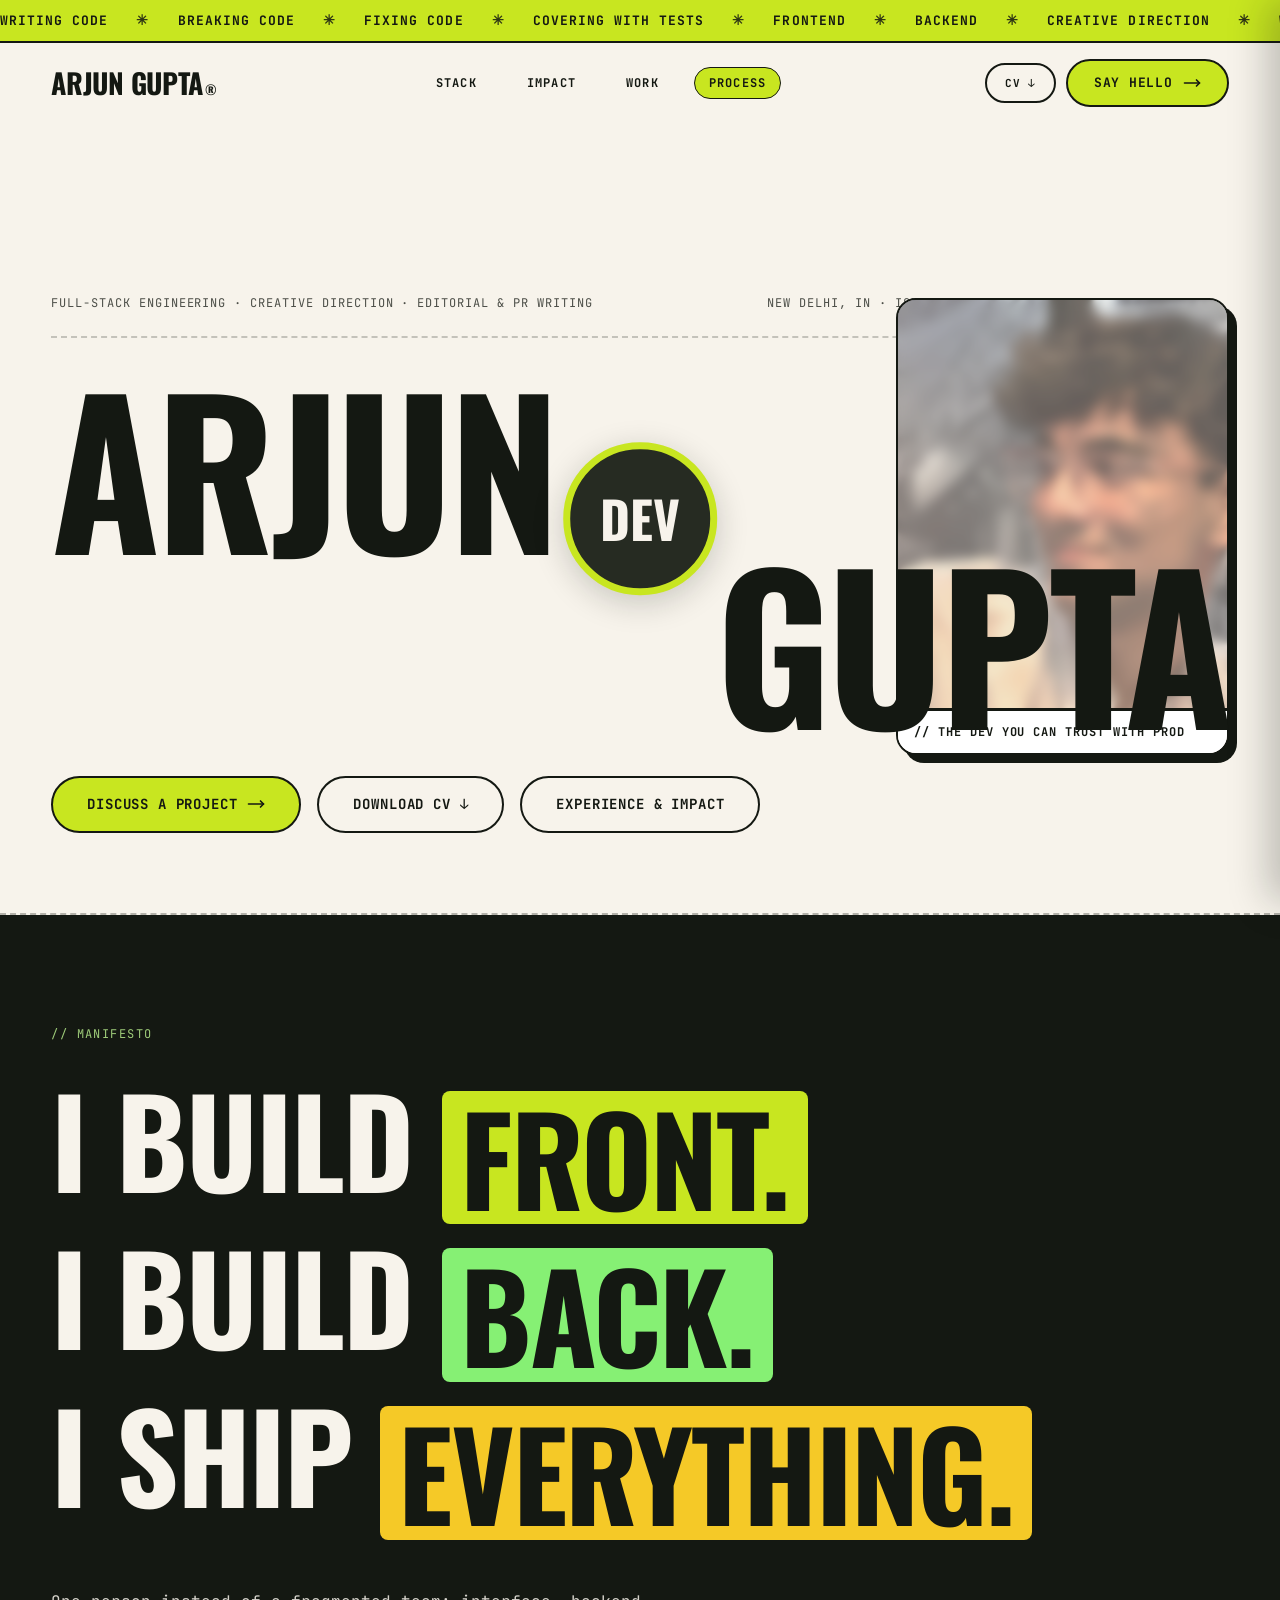
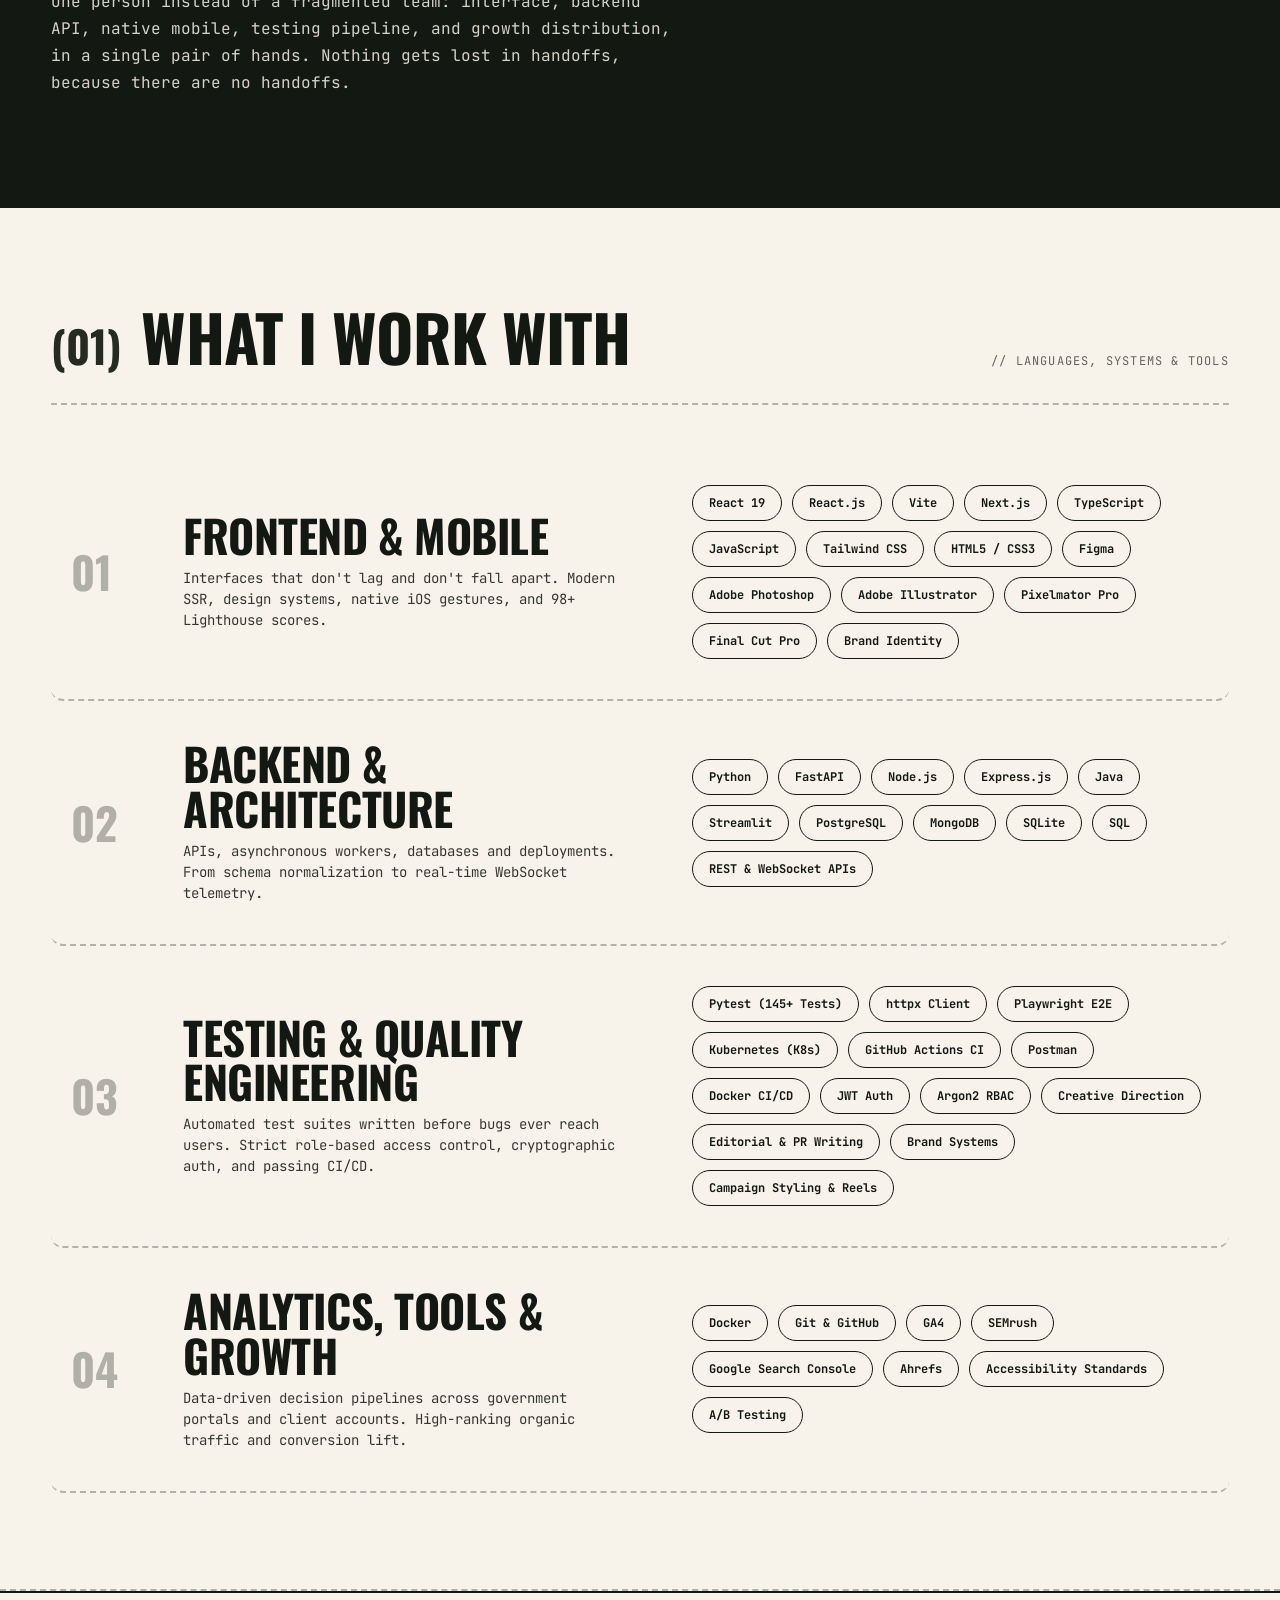
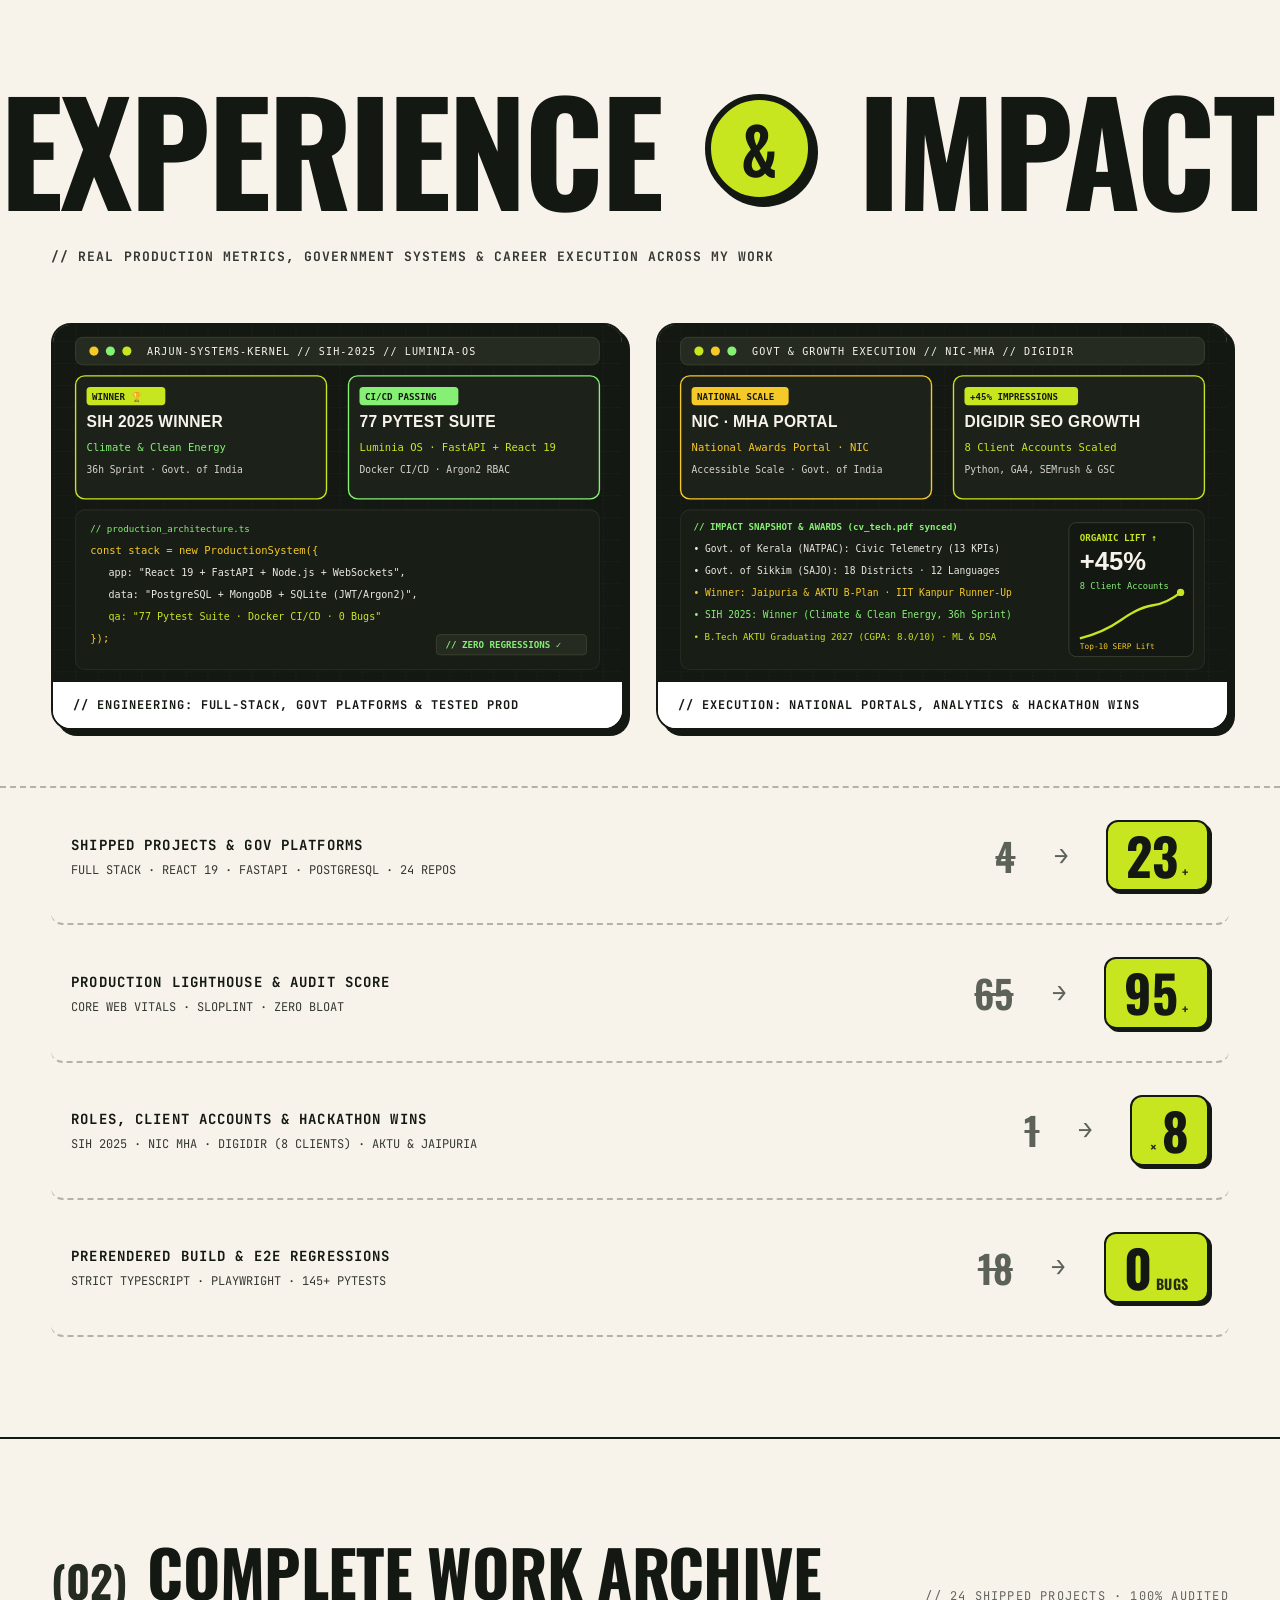
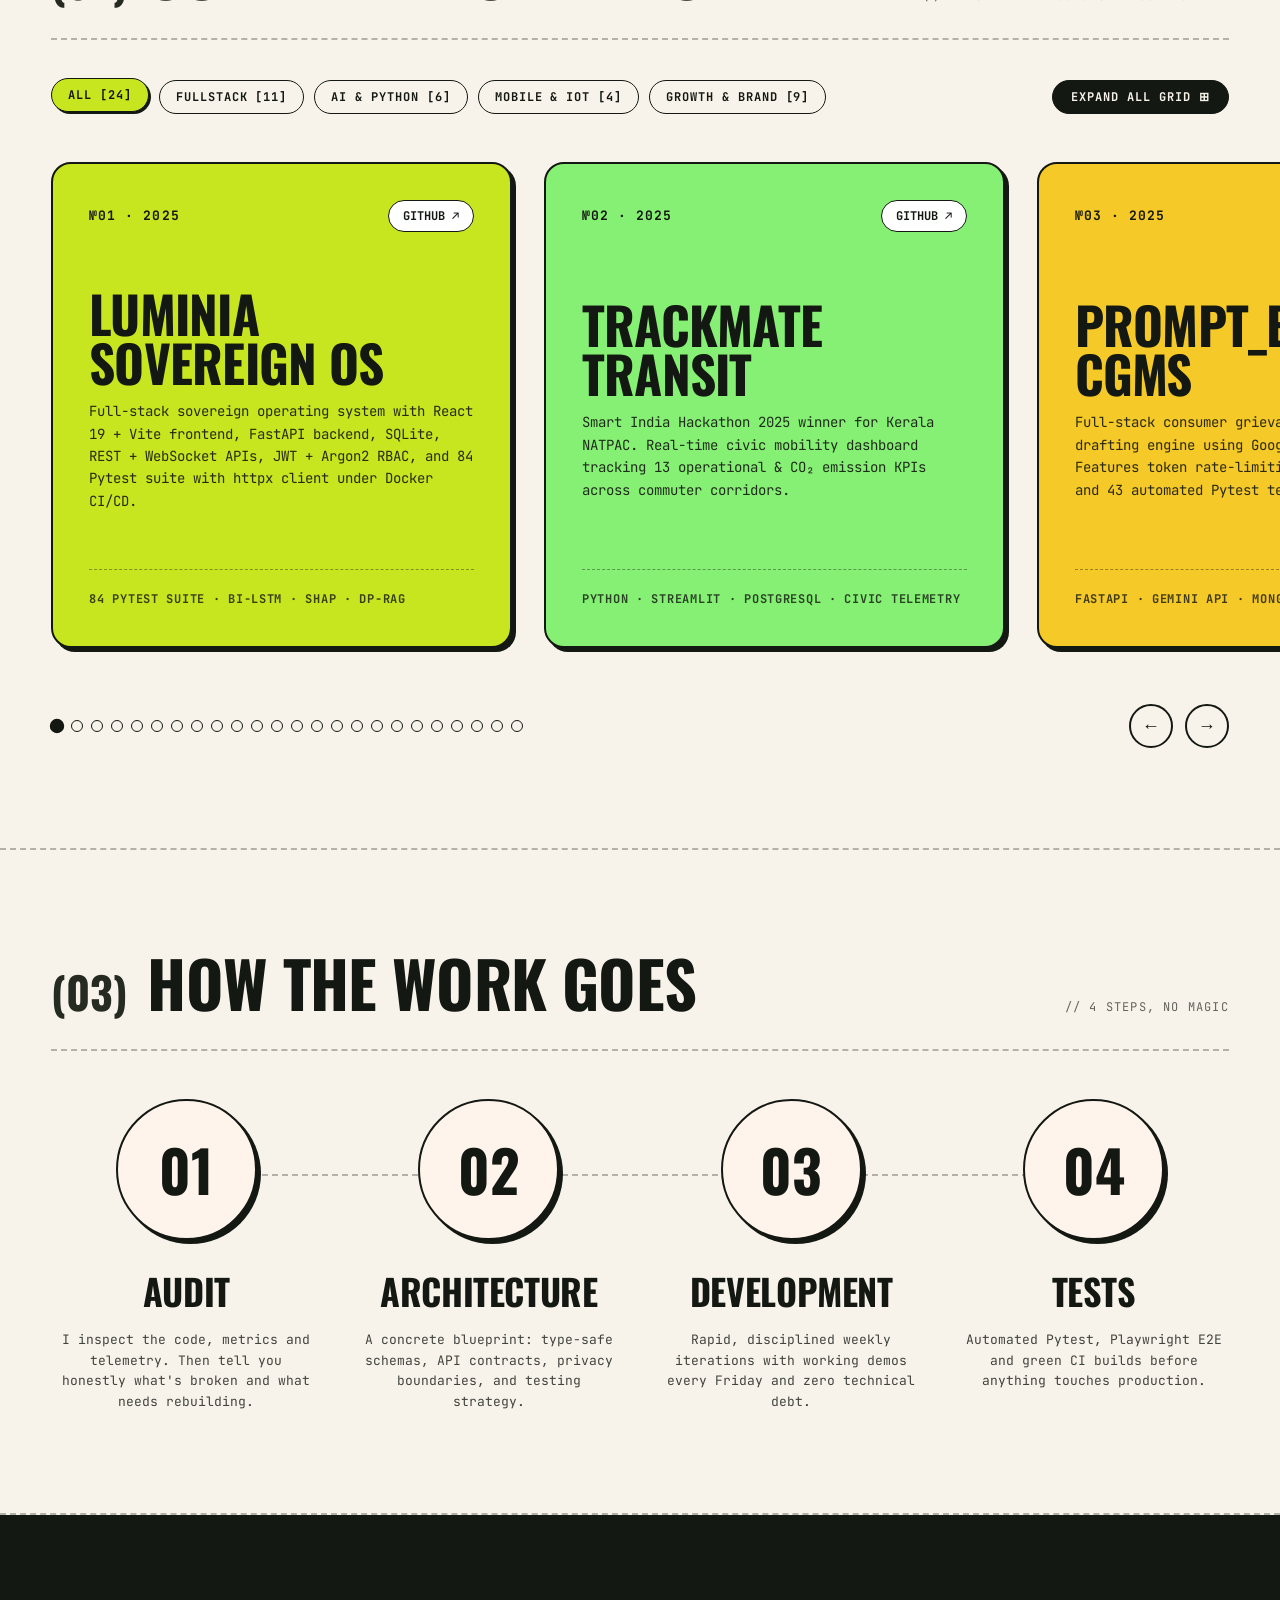
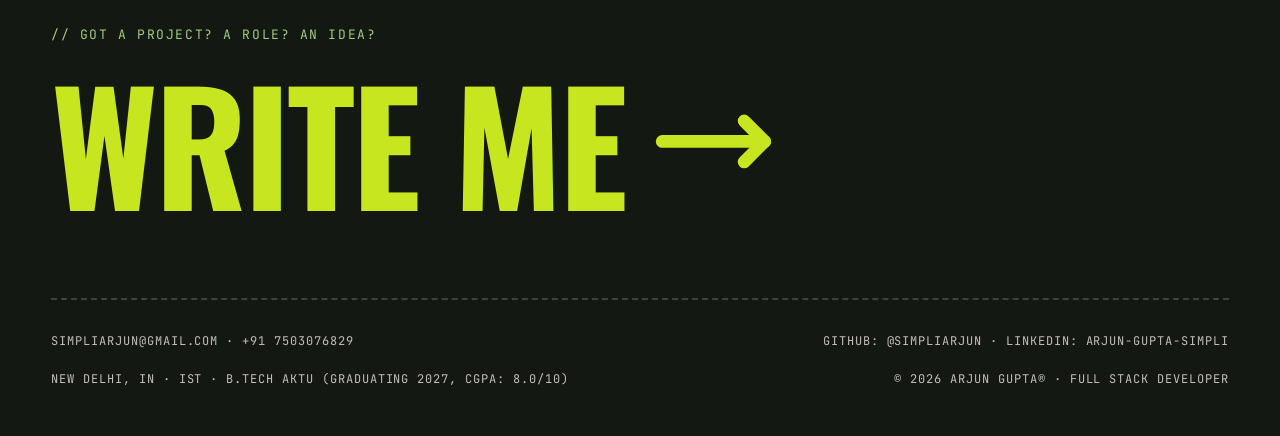
<file: index.html>
<!DOCTYPE html>
<html lang="en" data-impeccable-ignore="cream-palette,marquee,hard-offset-shadow">
<head>
  <meta charset="UTF-8">
  <meta name="viewport" content="width=device-width, initial-scale=1.0">
  <title>ARJUN GUPTA® · Full Stack Developer | React | Node.js | Python | PostgreSQL | MongoDB</title>
  <meta name="description" content="Arjun Gupta: Full Stack Developer (React 19, FastAPI, Node.js, PostgreSQL, MongoDB). Winner, Smart India Hackathon 2025. National Awards Portal (NIC MHA) & Luminia Sovereign OS (145+ Pytest tests).">
  <link rel="icon" type="image/svg+xml" href="favicon.svg">
  <link rel="alternate icon" href="favicon.ico">
  <link rel="preconnect" href="https://fonts.googleapis.com">
  <link rel="preconnect" href="https://fonts.gstatic.com" crossorigin>
  <link href="https://fonts.googleapis.com/css2?family=Anton&family=JetBrains+Mono:wght@400;700&family=Oswald:wght@500;600;700&display=swap" rel="stylesheet">
  <link rel="stylesheet" href="style.css?v=2.1">
</head>
<body>

  <!-- ═══ TICKER STRIP ═══ -->
  <div class="ticker" aria-hidden="true">
    <div class="ticker__wrapper">
      <div class="ticker__track">
        <span>WRITING CODE</span><i class="ast">✳</i>
        <span>BREAKING CODE</span><i class="ast">✳</i>
        <span>FIXING CODE</span><i class="ast">✳</i>
        <span>COVERING WITH TESTS</span><i class="ast">✳</i>
        <span>FRONTEND</span><i class="ast">✳</i>
        <span>BACKEND</span><i class="ast">✳</i>
        <span>CREATIVE DIRECTION</span><i class="ast">✳</i>
        <span>WRITING &amp; PR</span><i class="ast">✳</i>
        <span>REACT &amp; FASTAPI</span><i class="ast">✳</i>
      </div>
      <div class="ticker__track" aria-hidden="true">
        <span>WRITING CODE</span><i class="ast">✳</i>
        <span>BREAKING CODE</span><i class="ast">✳</i>
        <span>FIXING CODE</span><i class="ast">✳</i>
        <span>COVERING WITH TESTS</span><i class="ast">✳</i>
        <span>FRONTEND</span><i class="ast">✳</i>
        <span>BACKEND</span><i class="ast">✳</i>
        <span>CREATIVE DIRECTION</span><i class="ast">✳</i>
        <span>WRITING &amp; PR</span><i class="ast">✳</i>
        <span>REACT &amp; FASTAPI</span><i class="ast">✳</i>
      </div>
    </div>
  </div>

  <!-- ═══ STICKY HEADER ═══ -->
  <header class="header" id="header">
    <a class="header__logo" href="#top">ARJUN GUPTA<sup>®</sup></a>
    <nav class="header__nav">
      <a href="#stack">Stack</a>
      <a href="#impact">Impact</a>
      <a href="#work">Work</a>
      <a href="#process">Process</a>
    </nav>
    <div style="display: flex; gap: 10px; align-items: center;">
      <a class="pill pill--ghost" href="public/Arjun-Gupta-CV.pdf" download="Arjun-Gupta-CV.pdf" style="padding: 10px 18px; font-size: 11px;">
        CV ↓
      </a>
      <a class="pill pill--lime" id="sayHelloBtn" href="#contact">
        Say hello
      <svg class="arr-svg" xmlns="http://www.w3.org/2000/svg" viewBox="0 0 24 24" fill="none" stroke="currentColor" stroke-width="2.2" stroke-linecap="round" stroke-linejoin="round" aria-hidden="true">
        <path d="M18 8L22 12L18 16"></path>
        <path d="M2 12H22"></path>
      </svg>
    </a>
      </div>
  </header>

  <main id="top">

    <!-- ═══ HERO SECTION ═══ -->
    <section class="hero">
      <div class="hero__meta">
        <span>FULL-STACK ENGINEERING · CREATIVE DIRECTION · EDITORIAL &amp; PR WRITING</span>
        <span>New Delhi, IN · IST · +91 7503076829</span>
        <span></span>
      </div>

      <h1 class="hero__word">
        <span class="hero__line hero__line--left">ARJUN</span>
        <span class="hero__line hero__line--right">GUPTA</span>
      </h1>

      <div class="hero__circle" aria-hidden="true">
        <span>DEV</span>
      </div>

      <figure class="hero__photo reveal" data-reveal="right">
        <div class="hero__photo-wrap">
          <picture>
            <source srcset="public/images/arjun-hero.webp" type="image/webp">
            <img src="public/images/arjun-hero.jpg" alt="Arjun Gupta smiling wearing glasses and striped shirt" width="1024" height="768" loading="eager">
          </picture>
          <div class="hero__frosted-glass" aria-hidden="true"></div>
        </div>
        <figcaption>// the dev you can trust with prod</figcaption>
      </figure>

      <div class="hero__cta">
        <a class="pill pill--lime pill--big" href="#contact">
          Discuss a project
          <svg class="arr-svg" xmlns="http://www.w3.org/2000/svg" viewBox="0 0 24 24" fill="none" stroke="currentColor" stroke-width="2.2" stroke-linecap="round" stroke-linejoin="round" aria-hidden="true">
            <path d="M18 8L22 12L18 16"></path>
            <path d="M2 12H22"></path>
          </svg>
        </a>
        <a class="pill pill--ghost pill--big" href="public/Arjun-Gupta-CV.pdf" download="Arjun-Gupta-CV.pdf">
          Download CV ↓
        </a>
        <a class="pill pill--ghost pill--big" href="#impact">
          Experience &amp; impact
        </a>
      </div>
    </section>

    <!-- ═══ DARK MANIFESTO ═══ -->
    <section class="manifest">
      <p class="manifest__note">// manifesto</p>
      <h2 class="manifest__lines">
        <span class="reveal">I build <mark class="mk mk--lime">front.</mark></span>
        <span class="reveal">I build <mark class="mk mk--mint">back.</mark></span>
        <span class="reveal">I ship <mark class="mk mk--gold">everything.</mark></span>
      </h2>
      <p class="manifest__sub">
        One person instead of a fragmented team: interface, backend API, native mobile, testing pipeline, and growth distribution, in a single pair of hands. Nothing gets lost in handoffs, because there are no handoffs.
      </p>
    </section>

    <!-- ═══ (01) WHAT I WORK WITH ═══ -->
    <section class="stack" id="stack">
      <div class="section-head">
        <div class="section-head__left">
          <span class="section-head__idx">(01)</span>
          <h2 class="section-head__title">What I work with</h2>
        </div>
        <span class="section-head__note">// languages, systems &amp; tools</span>
      </div>

      <!-- Row 01 -->
      <div class="stack__row reveal">
        <span class="stack__idx">01</span>
        <div class="stack__main">
          <h3>Frontend &amp; Mobile</h3>
          <p>Interfaces that don't lag and don't fall apart. Modern SSR, design systems, native iOS gestures, and 98+ Lighthouse scores.</p>
        </div>
        <div class="stack__tags">
          <span class="tag">React 19</span>
          <span class="tag">React.js</span>
          <span class="tag">Vite</span>
          <span class="tag">Next.js</span>
          <span class="tag">TypeScript</span>
          <span class="tag">JavaScript</span>
          <span class="tag">Tailwind CSS</span>
          <span class="tag">HTML5 / CSS3</span>
          <span class="tag">Figma</span>
          <span class="tag">Adobe Photoshop</span>
          <span class="tag">Adobe Illustrator</span>
          <span class="tag">Pixelmator Pro</span>
          <span class="tag">Final Cut Pro</span>
          <span class="tag">Brand Identity</span>
        </div>
      </div>

      <!-- Row 02 -->
      <div class="stack__row reveal">
        <span class="stack__idx">02</span>
        <div class="stack__main">
          <h3>Backend &amp; Architecture</h3>
          <p>APIs, asynchronous workers, databases and deployments. From schema normalization to real-time WebSocket telemetry.</p>
        </div>
        <div class="stack__tags">
          <span class="tag">Python</span>
          <span class="tag">FastAPI</span>
          <span class="tag">Node.js</span>
          <span class="tag">Express.js</span>
          <span class="tag">Java</span>
          <span class="tag">Streamlit</span>
          <span class="tag">PostgreSQL</span>
          <span class="tag">MongoDB</span>
          <span class="tag">SQLite</span>
          <span class="tag">SQL</span>
          <span class="tag">REST &amp; WebSocket APIs</span>
        </div>
      </div>

      <!-- Row 03 -->
      <div class="stack__row reveal">
        <span class="stack__idx">03</span>
        <div class="stack__main">
          <h3>Testing &amp; Quality Engineering</h3>
          <p>Automated test suites written before bugs ever reach users. Strict role-based access control, cryptographic auth, and passing CI/CD.</p>
        </div>
        <div class="stack__tags">
          <span class="tag">Pytest (145+ Tests)</span>
          <span class="tag">httpx Client</span>
          <span class="tag">Playwright E2E</span>
          <span class="tag">Kubernetes (K8s)</span>
          <span class="tag">GitHub Actions CI</span>
          <span class="tag">Postman</span>
          <span class="tag">Docker CI/CD</span>
          <span class="tag">JWT Auth</span>
          <span class="tag">Argon2 RBAC</span>
          <span class="tag">Creative Direction</span>
          <span class="tag">Editorial &amp; PR Writing</span>
          <span class="tag">Brand Systems</span>
          <span class="tag">Campaign Styling &amp; Reels</span>
        </div>
      </div>

      <!-- Row 04 -->
      <div class="stack__row reveal">
        <span class="stack__idx">04</span>
        <div class="stack__main">
          <h3>Analytics, Tools &amp; Growth</h3>
          <p>Data-driven decision pipelines across government portals and client accounts. High-ranking organic traffic and conversion lift.</p>
        </div>
        <div class="stack__tags">
          <span class="tag">Docker</span>
          <span class="tag">Git &amp; GitHub</span>
          <span class="tag">GA4</span>
          <span class="tag">SEMrush</span>
          <span class="tag">Google Search Console</span>
          <span class="tag">Ahrefs</span>
          <span class="tag">Accessibility Standards</span>
          <span class="tag">A/B Testing</span>
        </div>
      </div>
    </section>

    <!-- ═══ EXPERIENCE (&) IMPACT CONTINUOUS MARQUEE BANNER ═══ -->
    <section class="ba" id="impact">
      <div class="ba__marquee-wrap" aria-label="EXPERIENCE (&) IMPACT">
        <div class="ba__marquee-track">
          <!-- Item 1 -->
          <div class="ba__marquee-item">
            <span class="ba__line">EXPERIENCE</span>
            <div class="ba__circle"><span>&amp;</span></div>
            <span class="ba__line">IMPACT</span>
            <span class="ba__sep">✳</span>
          </div>
          <!-- Item 2 (Seamless loop clone) -->
          <div class="ba__marquee-item" aria-hidden="true">
            <span class="ba__line">EXPERIENCE</span>
            <div class="ba__circle"><span>&amp;</span></div>
            <span class="ba__line">IMPACT</span>
            <span class="ba__sep">✳</span>
          </div>
        </div>
      </div>

      <p class="ba__note">// Real production metrics, government systems &amp; career execution across my work</p>

      <!-- 2 Framed Showcase Cards -->
      <div class="ba__photos">
        <!-- Left: Systems & Engineering -->
        <figure class="ba__photo reveal" data-reveal="left">
          <img src="public/images/card-systems.svg" alt="Systems and Fullstack Engineering Architecture featuring Smart India Hackathon 2025 Win and 145+ Pytest Tests">
          <figcaption>// ENGINEERING: FULL-STACK, GOVT PLATFORMS &amp; TESTED PROD</figcaption>
        </figure>

        <!-- Right: Ventures & Growth -->
        <figure class="ba__photo reveal" data-reveal="right">
          <img src="public/images/card-ventures.svg" alt="Govt and Growth Execution featuring NIC MHA National Awards Portal, DiGiDiR SEO and State Platforms">
          <figcaption>// EXECUTION: NATIONAL PORTALS, ANALYTICS &amp; HACKATHON WINS</figcaption>
        </figure>
      </div>

      <!-- 4 Interactive Count-Up Metric Rows -->
      <div class="ba__stats">
        <!-- Metric 1 -->
        <div class="stat reveal">
          <div>
            <span class="stat__label">Shipped Projects &amp; Gov Platforms</span>
            <span class="stat__sub">FULL STACK · REACT 19 · FASTAPI · POSTGRESQL · 24 REPOS</span>
          </div>
          <span class="stat__before">4</span>
          <span class="stat__arrow">→</span>
          <span class="stat__after">
            <b class="count" data-to="24" data-dec="0">0</b><i>+</i>
          </span>
        </div>

        <!-- Metric 2 -->
        <div class="stat reveal">
          <div>
            <span class="stat__label">Production Lighthouse &amp; Audit Score</span>
            <span class="stat__sub">CORE WEB VITALS · SLOPLINT · ZERO BLOAT</span>
          </div>
          <span class="stat__before">65</span>
          <span class="stat__arrow">→</span>
          <span class="stat__after">
            <b class="count" data-to="98" data-dec="0">0</b><i>+</i>
          </span>
        </div>

        <!-- Metric 3 -->
        <div class="stat reveal">
          <div>
            <span class="stat__label">Roles, Client Accounts &amp; Hackathon Wins</span>
            <span class="stat__sub">SIH 2025 · NIC MHA · DIGIDIR (8 CLIENTS) · AKTU &amp; JAIPURIA</span>
          </div>
          <span class="stat__before">1</span>
          <span class="stat__arrow">→</span>
          <span class="stat__after">
            <i>×</i><b class="count" data-to="8" data-dec="0">0</b>
          </span>
        </div>

        <!-- Metric 4 -->
        <div class="stat reveal">
          <div>
            <span class="stat__label">Prerendered Build &amp; E2E Regressions</span>
            <span class="stat__sub">STRICT TYPESCRIPT · PLAYWRIGHT · 145+ PYTESTS</span>
          </div>
          <span class="stat__before">18</span>
          <span class="stat__arrow">→</span>
          <span class="stat__after">
            <b class="count" data-to="0" data-dec="0">0</b><i>BUGS</i>
          </span>
        </div>
      </div>
    </section>

    <!-- ═══ (02) COMPLETE WORK ARCHIVE ═══ -->
    <section class="projects" id="work">
      <div class="section-head">
        <div class="section-head__left">
          <span class="section-head__idx">(02)</span>
          <h2 class="section-head__title">Complete Work Archive</h2>
        </div>
        <span class="section-head__note">// 24 shipped projects · 100% audited</span>
      </div>

      <!-- Controls: Category Filters & View Toggle -->
      <div class="projects__controls">
        <div class="projects__filters">
          <button class="filter-btn is-active" data-filter="all">ALL [24]</button>
          <button class="filter-btn" data-filter="fullstack">FULLSTACK [11]</button>
          <button class="filter-btn" data-filter="ai">AI &amp; PYTHON [6]</button>
          <button class="filter-btn" data-filter="mobile">MOBILE &amp; IOT [4]</button>
          <button class="filter-btn" data-filter="growth">GROWTH &amp; BRAND [9]</button>
        </div>

        <button class="view-toggle-btn" id="viewToggleBtn">
          <span>EXPAND ALL GRID ⊞</span>
        </button>
      </div>

      <!-- Rail of All 22 Projects (4-Color Modulo Cycling) -->
      <div class="projects__rail" id="rail">

        <!-- №01: Luminia (Lime) -->
        <article class="proj proj--lime" data-category="fullstack ai">
          <div class="proj__top">
            <span class="proj__idx">№01 · 2025</span>
            <a class="proj__link" href="https://github.com/simpliarjun/resaearch_ppr" target="_blank" rel="noopener">GITHUB ↗</a>
          </div>
          <div class="proj__main">
            <h3 class="proj__name">LUMINIA SOVEREIGN OS</h3>
            <p class="proj__desc">Full-stack sovereign operating system with React 19 + Vite frontend, FastAPI backend, SQLite, REST + WebSocket APIs, JWT + Argon2 RBAC, and 84 Pytest suite with httpx client under Docker CI/CD.</p>
          </div>
          <div class="proj__bottom">
            <span class="proj__role">84 Pytest Suite · Bi-LSTM · SHAP · DP-RAG</span>
          </div>
        </article>

        <!-- №02: TrackMate Transit Analytics (Mint) -->
        <article class="proj proj--mint" data-category="fullstack growth">
          <div class="proj__top">
            <span class="proj__idx">№02 · 2025</span>
            <a class="proj__link" href="https://github.com/simpliarjun/Admin_analytics_Trackmate" target="_blank" rel="noopener">GITHUB ↗</a>
          </div>
          <div class="proj__main">
            <h3 class="proj__name">TRACKMATE TRANSIT</h3>
            <p class="proj__desc">Smart India Hackathon 2025 winner for Kerala NATPAC. Real-time civic mobility dashboard tracking 13 operational &amp; CO₂ emission KPIs across commuter corridors.</p>
          </div>
          <div class="proj__bottom">
            <span class="proj__role">Python · Streamlit · PostgreSQL · Civic Telemetry</span>
          </div>
        </article>

        <!-- №03: Prompt_bot (Gold) -->
        <article class="proj proj--gold" data-category="ai fullstack">
          <div class="proj__top">
            <span class="proj__idx">№03 · 2025</span>
            <a class="proj__link" href="https://github.com/simpliarjun/Prompt_bot" target="_blank" rel="noopener">GITHUB ↗</a>
          </div>
          <div class="proj__main">
            <h3 class="proj__name">PROMPT_BOT CGMS</h3>
            <p class="proj__desc">Full-stack consumer grievance intake and legal drafting engine using Google Gemini API. Features token rate-limiting, MongoDB telemetry, and 43 automated Pytest tests.</p>
          </div>
          <div class="proj__bottom">
            <span class="proj__role">FastAPI · Gemini API · MongoDB · ReportLab</span>
          </div>
        </article>

        <!-- №04: SAJO Heritage Platform (Olive) -->
        <article class="proj proj--olive" data-category="growth fullstack">
          <div class="proj__top">
            <span class="proj__idx">№04 · 2025</span>
            <span class="proj__link">GOVT PORTAL ↗</span>
          </div>
          <div class="proj__main">
            <h3 class="proj__name">SAJO HERITAGE PLATFORM</h3>
            <p class="proj__desc">Digital cultural tourism platform for the Government of Sikkim. Covers 18 districts across 12 languages with 360-degree virtual tour integrations and search taxonomy.</p>
          </div>
          <div class="proj__bottom">
            <span class="proj__role">Information Architecture · 12 Languages · UI/UX Lead</span>
          </div>
        </article>

        <!-- №05: NIC National Awards Portal (Lime) -->
        <article class="proj proj--lime" data-category="fullstack">
          <div class="proj__top">
            <span class="proj__idx">№05 · 2025</span>
            <span class="proj__link">MINISTRY PORTAL ↗</span>
          </div>
          <div class="proj__main">
            <h3 class="proj__name">NIC AWARDS PORTAL</h3>
            <p class="proj__desc">Central government awards intake portal for the Ministry of Home Affairs (NIC), New Delhi. Built high-scale bilingual interfaces with strict data validation workflows in Java.</p>
          </div>
          <div class="proj__bottom">
            <span class="proj__role">Java · Backend Validation · Accessibility · Gov Systems</span>
          </div>
        </article>

        <!-- №06: ArenaForge (Mint) -->
        <article class="proj proj--mint" data-category="fullstack">
          <div class="proj__top">
            <span class="proj__idx">№06 · 2024</span>
            <a class="proj__link" href="https://github.com/simpliarjun/areorge" target="_blank" rel="noopener">GITHUB ↗</a>
          </div>
          <div class="proj__main">
            <h3 class="proj__name">ARENAFORGE</h3>
            <p class="proj__desc">Multi-tenant competitive coding arena featuring sandboxed Go execution runners, live WebSockets, Docker isolation, and automated Gemini AI post-match code reviews.</p>
          </div>
          <div class="proj__bottom">
            <span class="proj__role">Next.js 14 · Go Worker · Docker · Gemini AI</span>
          </div>
        </article>

        <!-- №07: TrustWeave (Gold) -->
        <article class="proj proj--gold" data-category="fullstack">
          <div class="proj__top">
            <span class="proj__idx">№07 · 2024</span>
            <a class="proj__link" href="https://github.com/simpliarjun/trustweave" target="_blank" rel="noopener">GITHUB ↗</a>
          </div>
          <div class="proj__main">
            <h3 class="proj__name">TRUSTWEAVE</h3>
            <p class="proj__desc">Decentralized, censorship-resistant editorial board built on Solana Anchor with Rust smart contracts, paired with a Next.js reader and FastAPI backend.</p>
          </div>
          <div class="proj__bottom">
            <span class="proj__role">Next.js · FastAPI · Solana Anchor · Rust</span>
          </div>
        </article>

        <!-- №08: The Urban Journal (Olive) -->
        <article class="proj proj--olive" data-category="growth">
          <div class="proj__top">
            <span class="proj__idx">№08 · 2024</span>
            <a class="proj__link" href="https://github.com/simpliarjun/the_urban_journal_v1.90.6" target="_blank" rel="noopener">GITHUB ↗</a>
          </div>
          <div class="proj__main">
            <h3 class="proj__name">THE URBAN JOURNAL</h3>
            <p class="proj__desc">Self-published digital public policy journal. Long-form investigative essays on Delhi's pollution crisis and urban planning failures with static Python site generation.</p>
          </div>
          <div class="proj__bottom">
            <span class="proj__role">Python SSG · HTML5/CSS3 · Vercel · Content Strategy</span>
          </div>
        </article>

        <!-- №09: Cali ITR (Lime) -->
        <article class="proj proj--lime" data-category="fullstack">
          <div class="proj__top">
            <span class="proj__idx">№09 · 2024</span>
            <a class="proj__link" href="https://github.com/simpliarjun/cali_itr" target="_blank" rel="noopener">GITHUB ↗</a>
          </div>
          <div class="proj__main">
            <h3 class="proj__name">CALI ITR ENGINE</h3>
            <p class="proj__desc">Interactive physics simulation and numerical iteration engine. Canvas 2D trajectory rendering with real-time variable recalibration and zero runtime lag.</p>
          </div>
          <div class="proj__bottom">
            <span class="proj__role">Svelte · JavaScript · Physics Math · Canvas 2D</span>
          </div>
        </article>

        <!-- №10: Aerolink (Mint) -->
        <article class="proj proj--mint" data-category="mobile">
          <div class="proj__top">
            <span class="proj__idx">№10 · 2024</span>
            <a class="proj__link" href="https://github.com/simpliarjun/Aerolink" target="_blank" rel="noopener">GITHUB ↗</a>
          </div>
          <div class="proj__main">
            <h3 class="proj__name">AEROLINK</h3>
            <p class="proj__desc">Autonomous drone and flight telemetry tracking interface. Real-time spatial coordinate mapping over WebSockets with GeoJSON flight path visualization.</p>
          </div>
          <div class="proj__bottom">
            <span class="proj__role">TypeScript · WebSockets · Geospatial · Leaflet</span>
          </div>
        </article>

        <!-- №11: Stratosphere (Gold) -->
        <article class="proj proj--gold" data-category="mobile">
          <div class="proj__top">
            <span class="proj__idx">№11 · 2024</span>
            <a class="proj__link" href="https://github.com/simpliarjun/stratphere" target="_blank" rel="noopener">GITHUB ↗</a>
          </div>
          <div class="proj__main">
            <h3 class="proj__name">STRATOSPHERE</h3>
            <p class="proj__desc">Atmospheric sensor telemetry aggregator. Visualizes pressure, altitude, and temperature fluctuations across weather monitoring node networks.</p>
          </div>
          <div class="proj__bottom">
            <span class="proj__role">TypeScript · Tailwind CSS · IoT Analytics</span>
          </div>
        </article>

        <!-- №12: Fuel Receipt OCR (Olive) -->
        <article class="proj proj--olive" data-category="ai">
          <div class="proj__top">
            <span class="proj__idx">№12 · 2024</span>
            <a class="proj__link" href="https://github.com/simpliarjun/OCR" target="_blank" rel="noopener">GITHUB ↗</a>
          </div>
          <div class="proj__main">
            <h3 class="proj__name">FUEL RECEIPT OCR</h3>
            <p class="proj__desc">Commercial receipt extraction pipeline for Indian transit fleets. Combines Tesseract OCR and Google Gemini Vision to parse fuel volume, cost, and vehicle IDs into accounting forms.</p>
          </div>
          <div class="proj__bottom">
            <span class="proj__role">Python · Streamlit · Tesseract · Gemini Vision</span>
          </div>
        </article>

        <!-- №13: TrackMate Sensor Telemetry UI (Lime) -->
        <article class="proj proj--lime" data-category="mobile">
          <div class="proj__top">
            <span class="proj__idx">№13 · 2024</span>
            <a class="proj__link" href="https://github.com/simpliarjun/updated_sensors_ui" target="_blank" rel="noopener">GITHUB ↗</a>
          </div>
          <div class="proj__main">
            <h3 class="proj__name">VEHICLE SENSORS UI</h3>
            <p class="proj__desc">In-cab IoT hardware sensor monitoring dashboard designed for commercial transit drivers. Optimized for rugged touch displays and low-bandwidth telemetry.</p>
          </div>
          <div class="proj__bottom">
            <span class="proj__role">HTML5 · CSS3 · Sensor APIs · Hardware Telemetry</span>
          </div>
        </article>

        <!-- №14: Enterprise Conversational Agent (Mint) -->
        <article class="proj proj--mint" data-category="ai fullstack">
          <div class="proj__top">
            <span class="proj__idx">№14 · 2024</span>
            <a class="proj__link" href="https://github.com/simpliarjun/Chatbotcopy" target="_blank" rel="noopener">GITHUB ↗</a>
          </div>
          <div class="proj__main">
            <h3 class="proj__name">ENTERPRISE CHATBOT</h3>
            <p class="proj__desc">Retrieval-augmented conversational agent using LangChain, Next.js, and Google Gemini API for automated inquiry resolution and knowledge base search.</p>
          </div>
          <div class="proj__bottom">
            <span class="proj__role">LangChain · Next.js · Gemini API · RAG Triage</span>
          </div>
        </article>

        <!-- №15: TrackMate Mobile Transit App (Gold) -->
        <article class="proj proj--gold" data-category="mobile">
          <div class="proj__top">
            <span class="proj__idx">№15 · 2024</span>
            <a class="proj__link" href="https://github.com/simpliarjun/TKM_EIT" target="_blank" rel="noopener">GITHUB ↗</a>
          </div>
          <div class="proj__main">
            <h3 class="proj__name">TRACKMATE MOBILE</h3>
            <p class="proj__desc">Cross-platform commuter transit companion built in Flutter &amp; Dart. Live bus route timetables, fare calculation, and geo-fenced transit stop notifications.</p>
          </div>
          <div class="proj__bottom">
            <span class="proj__role">Flutter · Dart · REST APIs · Geolocation</span>
          </div>
        </article>

        <!-- №16: Pipeline Scheduler Engine (Olive) -->
        <article class="proj proj--olive" data-category="ai fullstack">
          <div class="proj__top">
            <span class="proj__idx">№16 · 2024</span>
            <a class="proj__link" href="https://github.com/simpliarjun/Scheduled" target="_blank" rel="noopener">GITHUB ↗</a>
          </div>
          <div class="proj__main">
            <h3 class="proj__name">SCHEDULED PIPELINE</h3>
            <p class="proj__desc">Background cron runner and pipeline scheduler. Manages automated batch data ingestion, periodic database reconciliation, and alerting jobs.</p>
          </div>
          <div class="proj__bottom">
            <span class="proj__role">Python · AsyncIO · Cron Syntax · Infra Daemon</span>
          </div>
        </article>

        <!-- №17: Trevel Communications (Lime) -->
        <article class="proj proj--lime" data-category="growth">
          <div class="proj__top">
            <span class="proj__idx">№17 · 2023</span>
            <span class="proj__link">PR STRATEGY ↗</span>
          </div>
          <div class="proj__main">
            <h3 class="proj__name">TREVEL COMMUNICATIONS</h3>
            <p class="proj__desc">Strategic brand PR and marketing communications for lifestyle travel. Engineered media outreach narratives and digital distribution funnels.</p>
          </div>
          <div class="proj__bottom">
            <span class="proj__role">PR Strategy · Media Outreach · Brand Positioning</span>
          </div>
        </article>

        <!-- №18: DiGiDiR Growth Engine (Mint) -->
        <article class="proj proj--mint" data-category="growth">
          <div class="proj__top">
            <span class="proj__idx">№18 · 2023</span>
            <span class="proj__link">AGENCY CLIENTS ↗</span>
          </div>
          <div class="proj__main">
            <h3 class="proj__name">DIGIDIR GROWTH ENGINE</h3>
            <p class="proj__desc">8-client organic search growth system. Took client websites from zero rankings to top-10 positions, boosting organic impressions by ~45% across 5 industries.</p>
          </div>
          <div class="proj__bottom">
            <span class="proj__role">Python · SQL · GA4 · Ahrefs · Screaming Frog</span>
          </div>
        </article>

        <!-- №19: MIRA COUTURE (Gold) -->
        <article class="proj proj--gold" data-category="growth"
          data-architecture="1. &lt;b&gt;DTC Web Architecture&lt;/b&gt;: Shipped e-commerce catalog structure, conversion flow pipelines, and mobile-first responsive checkout interfaces.&lt;br&gt;&lt;br&gt;2. &lt;b&gt;Visual Identity &amp; Media Production&lt;/b&gt;: Designed brand identity and motion assets using &lt;b&gt;Pixelmator Pro&lt;/b&gt;, &lt;b&gt;Final Cut Pro&lt;/b&gt;, and &lt;b&gt;Social Media Reels&lt;/b&gt;.&lt;br&gt;&lt;br&gt;3. &lt;b&gt;Campaign Copywriting&lt;/b&gt;: Scripted direct-response marketing funnels generating sustained organic customer acquisition."
          data-impact="Shipped DTC web architecture, designed brand identity systems, and authored social conversion campaigns."
          data-extra-cta='&lt;a class="pill pill--lime pill--big" href="https://instagram.com/miracouturelabel" target="_blank" rel="noopener"&gt;MIRA COUTURE ↗&lt;/a&gt;'>
          <div class="proj__top">
            <span class="proj__idx">№19 · 2023</span>
            <a class="proj__link" href="https://instagram.com/miracouturelabel" target="_blank" rel="noopener">CREATIVE LEAD ↗</a>
          </div>
          <div class="proj__main">
            <h3 class="proj__name">MIRA COUTURE</h3>
            <p class="proj__desc">Creative Lead and Full Stack Developer for luxury fashion label. Shipped DTC web architecture, designed brand identity systems, and authored social conversion campaigns.</p>
          </div>
          <div class="proj__bottom">
            <span class="proj__role">CREATIVE LEAD · FULL STACK · DTC ARCHITECTURE · VISUAL IDENTITY · PIXELMATOR PRO · FINAL CUT PRO · SOCIAL MEDIA REELS</span>
          </div>
        </article>

        <!-- №20: MIRA CASA (Olive) -->
        <article class="proj proj--olive" data-category="growth"
          data-architecture="1. &lt;b&gt;Digital Catalog Architecture&lt;/b&gt;: Engineered contemporary living catalog, product curation grids, and organic discovery routes.&lt;br&gt;&lt;br&gt;2. &lt;b&gt;Brand &amp; Media Production&lt;/b&gt;: Produced product visual identities, motion reels, and aesthetic assets using &lt;b&gt;Pixelmator Pro&lt;/b&gt; and &lt;b&gt;Final Cut Pro&lt;/b&gt;.&lt;br&gt;&lt;br&gt;3. &lt;b&gt;Social Commerce Distribution&lt;/b&gt;: Directed content publishing schedules and &lt;b&gt;Social Media Reels&lt;/b&gt; campaigns across social commerce channels."
          data-impact="Built digital catalog architecture, crafted brand identity, and scripted organic social campaigns."
          data-extra-cta='&lt;a class="pill pill--lime pill--big" href="https://instagram.com/miracouturelabel" target="_blank" rel="noopener"&gt;MIRA CASA ↗&lt;/a&gt;'>
          <div class="proj__top">
            <span class="proj__idx">№20 · 2023</span>
            <a class="proj__link" href="https://instagram.com/miracouturelabel" target="_blank" rel="noopener">CREATIVE LEAD ↗</a>
          </div>
          <div class="proj__main">
            <h3 class="proj__name">MIRA CASA</h3>
            <p class="proj__desc">Creative Lead and Full Stack Developer for modern living collection. Built digital catalog architecture, crafted brand identity, and scripted organic social campaigns.</p>
          </div>
          <div class="proj__bottom">
            <span class="proj__role">CREATIVE LEAD · FULL STACK · CATALOG ARCHITECTURE · LIVING AESTHETICS · PIXELMATOR PRO · FINAL CUT PRO · SOCIAL MEDIA REELS</span>
          </div>
        </article>

        <!-- №21: GEO Citation Auditor (Lime) -->
        <article class="proj proj--lime" data-category="ai growth">
          <div class="proj__top">
            <span class="proj__idx">№21 · 2024</span>
            <a class="proj__link" href="https://github.com/simpliarjun/geo_citation_auditor" target="_blank" rel="noopener">GITHUB ↗</a>
          </div>
          <div class="proj__main">
            <h3 class="proj__name">GEO CITATION AUDITOR</h3>
            <p class="proj__desc">Generative Engine Optimization audit pipeline. Tracks AI crawler permissions (GPTBot, PerplexityBot) and measures organic brand citation lift in LLM search engines with 20 automated Pytest tests.</p>
          </div>
          <div class="proj__bottom">
            <span class="proj__role">Python · Pytest (20 Tests) · robots.txt · KDD'24 Protocol</span>
          </div>
        </article>

        <!-- №22: Developer Identity & CI System (Mint) -->
        <article class="proj proj--mint" data-category="fullstack">
          <div class="proj__top">
            <span class="proj__idx">№22 · 2022</span>
            <a class="proj__link" href="https://github.com/simpliarjun/simpliarjun" target="_blank" rel="noopener">GITHUB ↗</a>
          </div>
          <div class="proj__main">
            <h3 class="proj__name">DEV IDENTITY SYSTEM</h3>
            <p class="proj__desc">Automated developer telemetry pipeline using GitHub Actions and Python to generate dynamic build statistics, commit frequency, and repository status badges.</p>
          </div>
          <div class="proj__bottom">
            <span class="proj__role">GitHub Actions · Python CI · SVG Telemetry</span>
          </div>
        </article>

        <!-- №23: StratOps (Gold) -->
        <article class="proj proj--gold" data-category="fullstack"
          data-architecture="Production MERN stack deployment with Docker multi-stage containerization, Kubernetes orchestration manifests, and automated Jenkins CI/CD pipeline.">
          <div class="proj__top">
            <span class="proj__idx">№23 · 2024</span>
            <a class="proj__link" href="https://github.com/simpliarjun/stratops" target="_blank" rel="noopener">GITHUB ↗</a>
          </div>
          <div class="proj__main">
            <h3 class="proj__name">STRATOPS</h3>
            <p class="proj__desc">High-altitude distributed operations platform orchestrating real-time sensor node telemetry with automated heartbeat reconciliation and live dashboard streaming.</p>
          </div>
          <div class="proj__bottom">
            <span class="proj__role">MERN · Docker · Kubernetes · Jenkins CI/CD</span>
          </div>
        </article>

        <!-- №24: Horizon & Editorial PR (Olive) -->
        <article class="proj proj--olive" data-category="growth"
          data-architecture="1. &lt;b&gt;Horizon AKGEC (&lt;a href='https://www.instagram.com/horizon.akgec' target='_blank' rel='noopener'&gt;instagram.com/horizon.akgec&lt;/a&gt;)&lt;/b&gt;: Led creative direction, authored campaign copy, and designed visual brand assets using &lt;b&gt;Adobe Photoshop&lt;/b&gt;, &lt;b&gt;Adobe Illustrator&lt;/b&gt;, and &lt;b&gt;Campaign Writing&lt;/b&gt;.&lt;br&gt;&lt;br&gt;2. &lt;b&gt;Public Relations Strategy (Trevel)&lt;/b&gt;: Authored full PR narrative, media outreach briefs, and GTM content strategy for Gurugram electric cab service.&lt;br&gt;&lt;br&gt;3. &lt;b&gt;National Rhetoric &amp; Research Writing&lt;/b&gt;: Runner-Up at &lt;b&gt;IIT Kanpur Asian Parliamentary Debate (Oct 2025)&lt;/b&gt;, Winner of &lt;b&gt;Jaipuria &amp; AKTU Business Plan Challenges&lt;/b&gt;, and author of the &lt;b&gt;Luminia Sovereign OS&lt;/b&gt; final-year research paper."
          data-impact="Directed editorial campaigns, built visual brand identity across design suites, and authored national debate research and PR narratives."
          data-extra-cta='&lt;a class="pill pill--lime pill--big" href="https://www.instagram.com/horizon.akgec" target="_blank" rel="noopener"&gt;HORIZON INSTAGRAM ↗&lt;/a&gt;&lt;a class="pill pill--ghost pill--big" href="https://instagram.com/miracouturelabel" target="_blank" rel="noopener"&gt;MIRA COUTURE ↗&lt;/a&gt;'>
          <div class="proj__top">
            <span class="proj__idx">№24 · 2025</span>
            <a class="proj__link" href="https://www.instagram.com/horizon.akgec" target="_blank" rel="noopener">WRITING &amp; CREATIVES ↗</a>
          </div>
          <div class="proj__main">
            <h3 class="proj__name">HORIZON &amp; EDITORIAL PR</h3>
            <p class="proj__desc">Creative Lead and Developer. Directed editorial campaigns, built visual brand identity across design suites, and authored national debate research and PR narratives.</p>
          </div>
          <div class="proj__bottom">
            <span class="proj__role">EDITORIAL WRITING · CREATIVE DIRECTION · PR · HORIZON AKGEC · ADOBE PHOTOSHOP · ADOBE ILLUSTRATOR · CAMPAIGN WRITING</span>
          </div>
        </article>

      </div>

      <!-- Navigation: Dots & Arrow Buttons -->
      <div class="projects__nav">
        <div class="projects__dots" id="dots"></div>
        <div class="projects__arrows">
          <button class="arrow-btn" id="prevBtn" aria-label="Previous Project">←</button>
          <button class="arrow-btn" id="nextBtn" aria-label="Next Project">→</button>
        </div>
      </div>
    </section>

    <!-- ═══ (03) HOW THE WORK GOES ═══ -->
    <section class="process" id="process">
      <div class="section-head">
        <div class="section-head__left">
          <span class="section-head__idx">(03)</span>
          <h2 class="section-head__title">How the work goes</h2>
        </div>
        <span class="section-head__note">// 4 steps, no magic</span>
      </div>

      <ol class="process__steps">
        <li class="reveal">
          <div class="process__num">01</div>
          <h3>Audit</h3>
          <p>I inspect the code, metrics and telemetry. Then tell you honestly what's broken and what needs rebuilding.</p>
        </li>
        <li class="reveal">
          <div class="process__num">02</div>
          <h3>Architecture</h3>
          <p>A concrete blueprint: type-safe schemas, API contracts, privacy boundaries, and testing strategy.</p>
        </li>
        <li class="reveal">
          <div class="process__num">03</div>
          <h3>Development</h3>
          <p>Rapid, disciplined weekly iterations with working demos every Friday and zero technical debt.</p>
        </li>
        <li class="reveal">
          <div class="process__num">04</div>
          <h3>Tests</h3>
          <p>Automated Pytest, Playwright E2E and green CI builds before anything touches production.</p>
        </li>
      </ol>
    </section>

  </main>
  <!-- ═══ SLIDE-OVER PROJECT DOSSIER DRAWER ═══ -->
  <div class="drawer-backdrop" id="drawerBackdrop"></div>
  <aside class="drawer" id="projectDrawer" aria-hidden="true" role="dialog" aria-labelledby="drawerTitle">
    <div class="drawer__header">
      <div class="drawer__badge" id="drawerBadge">№01 · FULLSTACK</div>
      <button class="drawer__close" id="drawerCloseBtn" aria-label="Close Project Dossier">✕</button>
    </div>
    <div class="drawer__body">
      <h2 class="drawer__title" id="drawerTitle">PROJECT TITLE</h2>
      <div class="drawer__stack" id="drawerStack">STACK TAGS</div>
      <div class="drawer__divider"></div>
      <div class="drawer__section">
        <h3>// System Architecture &amp; Engineering</h3>
        <p id="drawerArchitecture">Architecture details loaded here...</p>
      </div>
      <div class="drawer__section">
        <h3>// Production Impact &amp; Role</h3>
        <p id="drawerImpact">Impact details loaded here...</p>
      </div>
      <div class="drawer__cta">
        <a class="pill pill--lime pill--big" id="drawerLink" href="#" target="_blank" rel="noopener">
          View Repository ↗
        </a>
      </div>
    </div>
  </aside>


  <!-- ═══ FOOTER ═══ -->
  <footer class="footer" id="contact">
    <p class="footer__note">// got a project? a role? an idea?</p>
    <a class="footer__cta" href="mailto:simpliarjun@gmail.com">
      WRITE ME
      <svg class="arr-svg" xmlns="http://www.w3.org/2000/svg" viewBox="0 0 24 24" fill="none" stroke="currentColor" stroke-width="2.5" stroke-linecap="round" stroke-linejoin="round" aria-hidden="true">
        <path d="M18 8L22 12L18 16"></path>
        <path d="M2 12H22"></path>
      </svg>
    </a>
    <div class="footer__meta">
      <span><a href="mailto:simpliarjun@gmail.com">simpliarjun@gmail.com</a> · <a href="tel:+917503076829">+91 7503076829</a></span>
      <span><a href="https://github.com/simpliarjun" target="_blank" rel="noopener">GitHub: @simpliarjun</a> · <a href="https://www.linkedin.com/in/arjun-gupta-simpli/" target="_blank" rel="noopener">LinkedIn: arjun-gupta-simpli</a></span>
      <span>New Delhi, IN · IST · B.Tech AKTU (Graduating 2027, CGPA: 8.0/10)</span>
      <span>© 2026 ARJUN GUPTA® · FULL STACK DEVELOPER</span>
    </div>
  </footer>

  <div id="emailToast" class="toast" role="status" aria-live="polite">// EMAIL COPIED TO CLIPBOARD ✓</div>

  <script src="main.js"></script>
</body>
</html>
</file>
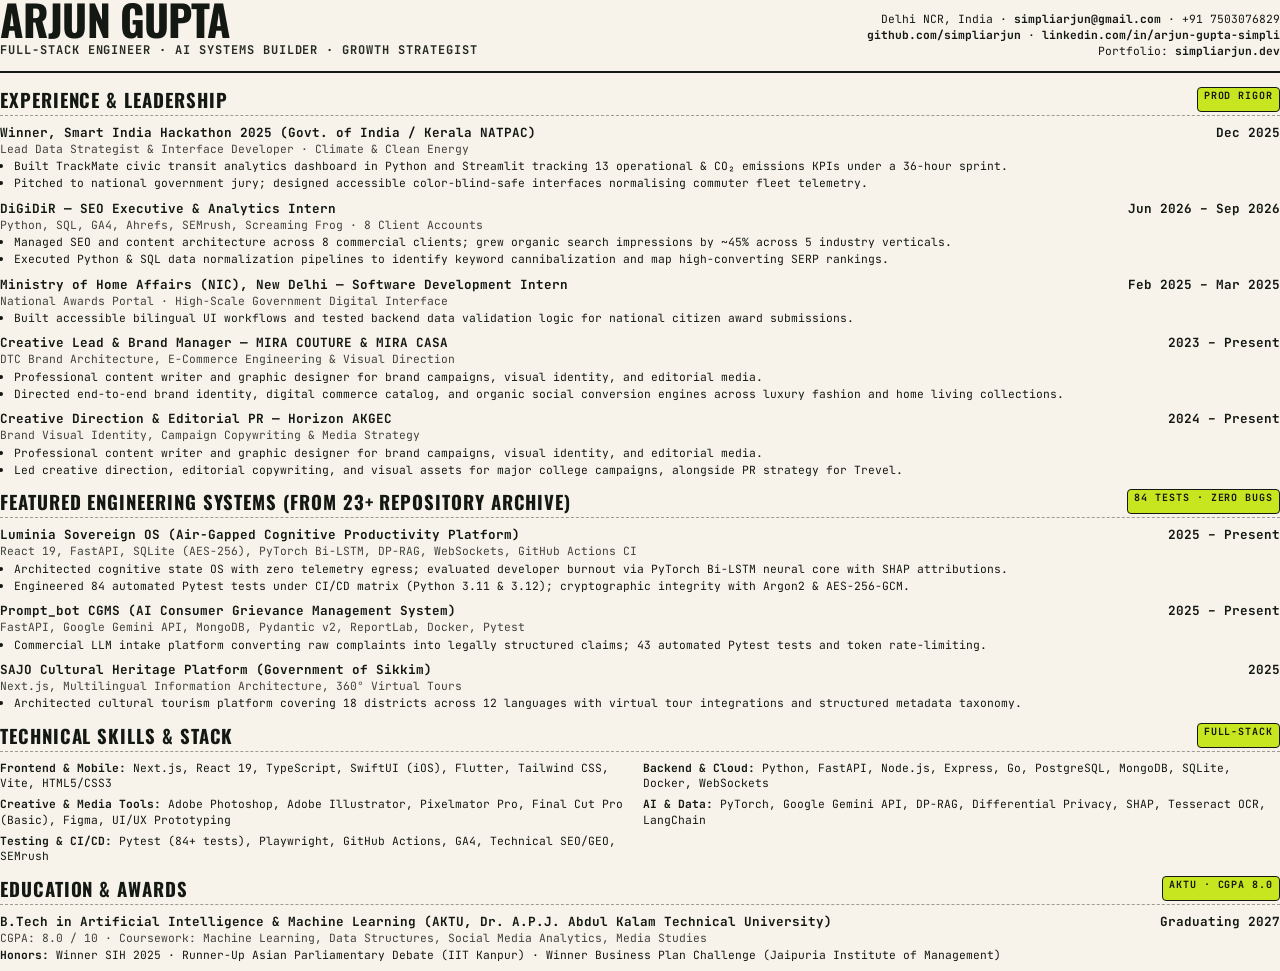
<file: resume.html>
<!DOCTYPE html>
<html lang="en">
<head>
  <meta charset="UTF-8">
  <title>Arjun Gupta — Resume 2026</title>
  <link rel="preconnect" href="https://fonts.googleapis.com">
  <link rel="preconnect" href="https://fonts.gstatic.com" crossorigin>
  <link href="https://fonts.googleapis.com/css2?family=JetBrains+Mono:wght@400;700&family=Oswald:wght@500;600;700&display=swap" rel="stylesheet">
  <style>
    @page {
      size: A4;
      margin: 14mm 14mm 14mm 14mm;
    }
    * {
      box-sizing: border-box;
      margin: 0;
      padding: 0;
    }
    body {
      font-family: 'JetBrains Mono', monospace;
      color: #141812;
      background: #F7F3EB;
      line-height: 1.35;
      font-size: 9.5pt;
      -webkit-print-color-adjust: exact;
      print-color-adjust: exact;
    }
    .header {
      border-bottom: 2px solid #141812;
      padding-bottom: 12px;
      margin-bottom: 14px;
      display: flex;
      justify-content: space-between;
      align-items: flex-end;
    }
    .name {
      font-family: 'Oswald', sans-serif;
      font-size: 32pt;
      font-weight: 700;
      line-height: 0.9;
      letter-spacing: -0.02em;
      text-transform: uppercase;
    }
    .subtitle {
      font-size: 9pt;
      font-weight: 700;
      text-transform: uppercase;
      letter-spacing: 0.08em;
      color: #262B22;
      margin-top: 4px;
    }
    .meta {
      text-align: right;
      font-size: 8.5pt;
      line-height: 1.4;
    }
    .meta a {
      color: #141812;
      text-decoration: none;
      font-weight: 700;
    }
    .section-title {
      font-family: 'Oswald', sans-serif;
      font-size: 14pt;
      font-weight: 700;
      text-transform: uppercase;
      letter-spacing: 0.05em;
      border-bottom: 1.5px dashed rgba(20, 24, 18, 0.4);
      padding-bottom: 3px;
      margin-top: 12px;
      margin-bottom: 8px;
      display: flex;
      justify-content: space-between;
    }
    .badge {
      background: #C8E620;
      color: #141812;
      font-family: 'JetBrains Mono', monospace;
      font-size: 7.5pt;
      font-weight: 700;
      padding: 1px 6px;
      border-radius: 4px;
      border: 1px solid #141812;
    }
    .item {
      margin-bottom: 9px;
    }
    .item-head {
      display: flex;
      justify-content: space-between;
      font-weight: 700;
      font-size: 9.5pt;
    }
    .item-sub {
      font-size: 8.5pt;
      opacity: 0.8;
      margin-bottom: 2px;
    }
    ul {
      margin-left: 14px;
      margin-top: 2px;
    }
    li {
      margin-bottom: 2px;
      font-size: 8.5pt;
    }
    .skills-grid {
      display: grid;
      grid-template-columns: 1fr 1fr;
      gap: 6px;
      font-size: 8.5pt;
    }
    .project-table {
      width: 100%;
      border-collapse: collapse;
      font-size: 8pt;
      margin-top: 4px;
    }
    .project-table th {
      text-align: left;
      border-bottom: 1.5px solid #141812;
      padding: 3px 4px;
      font-weight: 700;
    }
    .project-table td {
      padding: 3px 4px;
      border-bottom: 1px dashed rgba(20, 24, 18, 0.2);
    }
  </style>
</head>
<body>

  <div class="header">
    <div>
      <div class="name">ARJUN GUPTA</div>
      <div class="subtitle">Full-Stack Engineer · AI Systems Builder · Growth Strategist</div>
    </div>
    <div class="meta">
      <div>Delhi NCR, India · <a href="mailto:simpliarjun@gmail.com">simpliarjun@gmail.com</a> · +91 7503076829</div>
      <div><a href="https://github.com/simpliarjun">github.com/simpliarjun</a> · <a href="https://linkedin.com/in/arjun-gupta-simpli">linkedin.com/in/arjun-gupta-simpli</a></div>
      <div>Portfolio: <a href="https://simpliarjun.dev">simpliarjun.dev</a></div>
    </div>
  </div>

  <div class="section-title">
    <span>Experience &amp; Leadership</span>
    <span class="badge">PROD RIGOR</span>
  </div>

  <div class="item">
    <div class="item-head">
      <span>Winner, Smart India Hackathon 2025 (Govt. of India / Kerala NATPAC)</span>
      <span>Dec 2025</span>
    </div>
    <div class="item-sub">Lead Data Strategist &amp; Interface Developer · Climate &amp; Clean Energy</div>
    <ul>
      <li>Built TrackMate civic transit analytics dashboard in Python and Streamlit tracking 13 operational &amp; CO₂ emissions KPIs under a 36-hour sprint.</li>
      <li>Pitched to national government jury; designed accessible color-blind-safe interfaces normalising commuter fleet telemetry.</li>
    </ul>
  </div>

  <div class="item">
    <div class="item-head">
      <span>DiGiDiR — SEO Executive &amp; Analytics Intern</span>
      <span>Jun 2026 – Sep 2026</span>
    </div>
    <div class="item-sub">Python, SQL, GA4, Ahrefs, SEMrush, Screaming Frog · 8 Client Accounts</div>
    <ul>
      <li>Managed SEO and content architecture across 8 commercial clients; grew organic search impressions by ~45% across 5 industry verticals.</li>
      <li>Executed Python &amp; SQL data normalization pipelines to identify keyword cannibalization and map high-converting SERP rankings.</li>
    </ul>
  </div>

  <div class="item">
    <div class="item-head">
      <span>Ministry of Home Affairs (NIC), New Delhi — Software Development Intern</span>
      <span>Feb 2025 – Mar 2025</span>
    </div>
    <div class="item-sub">National Awards Portal · High-Scale Government Digital Interface</div>
    <ul>
      <li>Built accessible bilingual UI workflows and tested backend data validation logic for national citizen award submissions.</li>
    </ul>
  </div>

  <div class="item">
    <div class="item-head">
      <span>Creative Lead &amp; Brand Manager — MIRA COUTURE &amp; MIRA CASA</span>
      <span>2023 – Present</span>
    </div>
    <div class="item-sub">DTC Brand Architecture, E-Commerce Engineering &amp; Visual Direction</div>
    <ul>
      <li>Professional content writer and graphic designer for brand campaigns, visual identity, and editorial media.</li>
      <li>Directed end-to-end brand identity, digital commerce catalog, and organic social conversion engines across luxury fashion and home living collections.</li>
    </ul>
  </div>

  <div class="item">
    <div class="item-head">
      <span>Creative Direction &amp; Editorial PR — Horizon AKGEC</span>
      <span>2024 – Present</span>
    </div>
    <div class="item-sub">Brand Visual Identity, Campaign Copywriting &amp; Media Strategy</div>
    <ul>
      <li>Professional content writer and graphic designer for brand campaigns, visual identity, and editorial media.</li>
      <li>Led creative direction, editorial copywriting, and visual assets for major college campaigns, alongside PR strategy for Trevel.</li>
    </ul>
  </div>

  <div class="section-title">
    <span>Featured Engineering Systems (From 23+ Repository Archive)</span>
    <span class="badge">84 TESTS · ZERO BUGS</span>
  </div>

  <div class="item">
    <div class="item-head">
      <span>Luminia Sovereign OS (Air-Gapped Cognitive Productivity Platform)</span>
      <span>2025 – Present</span>
    </div>
    <div class="item-sub">React 19, FastAPI, SQLite (AES-256), PyTorch Bi-LSTM, DP-RAG, WebSockets, GitHub Actions CI</div>
    <ul>
      <li>Architected cognitive state OS with zero telemetry egress; evaluated developer burnout via PyTorch Bi-LSTM neural core with SHAP attributions.</li>
      <li>Engineered 84 automated Pytest tests under CI/CD matrix (Python 3.11 &amp; 3.12); cryptographic integrity with Argon2 &amp; AES-256-GCM.</li>
    </ul>
  </div>

  <div class="item">
    <div class="item-head">
      <span>Prompt_bot CGMS (AI Consumer Grievance Management System)</span>
      <span>2025 – Present</span>
    </div>
    <div class="item-sub">FastAPI, Google Gemini API, MongoDB, Pydantic v2, ReportLab, Docker, Pytest</div>
    <ul>
      <li>Commercial LLM intake platform converting raw complaints into legally structured claims; 43 automated Pytest tests and token rate-limiting.</li>
    </ul>
  </div>

  <div class="item">
    <div class="item-head">
      <span>SAJO Cultural Heritage Platform (Government of Sikkim)</span>
      <span>2025</span>
    </div>
    <div class="item-sub">Next.js, Multilingual Information Architecture, 360° Virtual Tours</div>
    <ul>
      <li>Architected cultural tourism platform covering 18 districts across 12 languages with virtual tour integrations and structured metadata taxonomy.</li>
    </ul>
  </div>

  <div class="section-title">
    <span>Technical Skills &amp; Stack</span>
    <span class="badge">FULL-STACK</span>
  </div>

  <div class="skills-grid">
    <div><strong>Frontend &amp; Mobile:</strong> Next.js, React 19, TypeScript, SwiftUI (iOS), Flutter, Tailwind CSS, Vite, HTML5/CSS3</div>
    <div><strong>Backend &amp; Cloud:</strong> Python, FastAPI, Node.js, Express, Go, PostgreSQL, MongoDB, SQLite, Docker, WebSockets</div>
    <div><strong>Creative &amp; Media Tools:</strong> Adobe Photoshop, Adobe Illustrator, Pixelmator Pro, Final Cut Pro (Basic), Figma, UI/UX Prototyping</div>
    <div><strong>AI &amp; Data:</strong> PyTorch, Google Gemini API, DP-RAG, Differential Privacy, SHAP, Tesseract OCR, LangChain</div>
    <div><strong>Testing &amp; CI/CD:</strong> Pytest (84+ tests), Playwright, GitHub Actions, GA4, Technical SEO/GEO, SEMrush</div>
  </div>

  <div class="section-title">
    <span>Education &amp; Awards</span>
    <span class="badge">AKTU · CGPA 8.0</span>
  </div>

  <div class="item">
    <div class="item-head">
      <span>B.Tech in Artificial Intelligence &amp; Machine Learning (AKTU, Dr. A.P.J. Abdul Kalam Technical University)</span>
      <span>Graduating 2027</span>
    </div>
    <div class="item-sub">CGPA: 8.0 / 10 · Coursework: Machine Learning, Data Structures, Social Media Analytics, Media Studies</div>
    <div style="font-size: 8.5pt; margin-top: 2px;">
      <strong>Honors:</strong> Winner SIH 2025 · Runner-Up Asian Parliamentary Debate (IIT Kanpur) · Winner Business Plan Challenge (Jaipuria Institute of Management)
    </div>
  </div>

</body>
</html>
</file>
<file: style.css>
:root {
  --ivory: #fff4ec;
  --cream: #f7f3eb;
  --ink: #141812;
  --olive: #262b22;
  --lime: #c8e620;
  --mint: #86f074;
  --gold: #f5c927;
  --sage: #9fcd7a;
  --disp: "Oswald", "Anton", "Bebas Neue", "Arial Narrow", sans-serif;
  --mono: "JetBrains Mono", "Courier New", monospace;
  --r: 20px;
  --pad: clamp(16px, 4vw, 64px);
}

:focus-visible {
  outline: 3px solid var(--lime) !important;
  outline-offset: 3px !important;
}

* {
  margin: 0;
  padding: 0;
  box-sizing: border-box;
}

html {
  scroll-behavior: smooth;
  font-family: var(--mono);
  background: var(--cream);
  color: var(--ink);
  -webkit-font-smoothing: antialiased;
  -moz-osx-font-smoothing: grayscale;
  overflow-x: clip;
  max-width: 100%;
}

body {
  overflow-x: clip;
  background: var(--cream);
  color: var(--ink);
  line-height: 1.5;
  width: 100%;
  max-width: 100%;
  position: relative;
}

a {
  color: inherit;
  text-decoration: none;
}

img {
  max-width: 100%;
  display: block;
}

/* ═══════════ TICKER MARQUEE ═══════════ */
.ticker {
  background: var(--lime);
  border-bottom: 2px solid var(--ink);
  overflow: hidden;
  padding: 10px 0;
  position: relative;
  z-index: 60;
  width: 100%;
  max-width: 100%;
}

.ticker__wrapper {
  display: flex;
  width: max-content;
  will-change: transform;
  animation: marquee 22s linear infinite;
}

.ticker__track {
  display: flex;
  align-items: center;
  gap: 28px;
  padding-right: 28px;
  flex-shrink: 0;
  font-family: var(--mono);
  font-weight: 700;
  font-size: 13px;
  text-transform: uppercase;
  letter-spacing: 0.08em;
  white-space: nowrap;
}

.ticker i.ast {
  font-style: normal;
  font-size: 14px;
  opacity: 0.85;
}

@keyframes marquee {
  0% { transform: translate3d(0, 0, 0); }
  100% { transform: translate3d(-50%, 0, 0); }
}

/* ═══════════ STICKY HEADER ═══════════ */
.header {
  position: sticky;
  top: 0;
  z-index: 50;
  display: flex;
  align-items: center;
  justify-content: space-between;
  gap: 24px;
  padding: 16px var(--pad);
  background: transparent;
  transition: background 0.3s ease, border-color 0.3s ease;
  border-bottom: 2px solid transparent;
}

.header.is-solid {
  background: var(--cream);
  border-bottom: 2px dashed rgba(20, 24, 18, 0.3);
  backdrop-filter: blur(12px);
}

.header__logo {
  font-family: var(--disp);
  font-weight: 700;
  font-size: clamp(20px, 2.2vw, 28px);
  letter-spacing: -0.01em;
  text-transform: uppercase;
  display: flex;
  align-items: baseline;
  white-space: nowrap;
  flex-shrink: 0;
}

.header__logo sup {
  font-size: 13px;
  margin-left: 2px;
}

.header__nav {
  display: flex;
  align-items: center;
  gap: 20px;
  font-size: 12px;
  font-weight: 700;
  text-transform: uppercase;
  letter-spacing: 0.1em;
}

.header__nav a {
  padding: 6px 14px;
  border-radius: 999px;
  border: 1px solid transparent;
  transition: all 0.2s ease;
}

.header__nav a.is-active {
  background: var(--lime);
  color: var(--ink);
  border: 1px solid var(--ink);
}

.header__nav a:hover:not(.is-active) {
  opacity: 0.7;
}

/* ═══════════ PILLS ═══════════ */
.pill {
  display: inline-flex;
  align-items: center;
  gap: 10px;
  font-family: var(--mono);
  font-weight: 700;
  font-size: 13px;
  text-transform: uppercase;
  letter-spacing: 0.06em;
  padding: 12px 26px;
  border-radius: 999px;
  border: 2px solid var(--ink);
  transition: transform 0.18s ease, box-shadow 0.18s ease, background 0.18s ease;
  white-space: nowrap;
  cursor: pointer;
}

.pill--lime {
  background: var(--lime);
  color: var(--ink);
}

.pill--ghost {
  background: transparent;
  color: var(--ink);
}

.pill--big {
  font-size: 14px;
  padding: 16px 34px;
}

.pill:hover {
  transform: translate(-3px, -3px);
  box-shadow: 4px 4px 0 var(--ink);
}

.arr-svg {
  width: 18px;
  height: 18px;
  transition: transform 0.2s ease;
}

.pill:hover .arr-svg {
  transform: translateX(4px);
}

/* ═══════════ HERO SECTION ═══════════ */
.hero {
  position: relative;
  min-height: calc(100vh - 110px);
  padding: 24px var(--pad) 80px;
  display: flex;
  flex-direction: column;
  justify-content: flex-end;
  border-bottom: 2px dashed rgba(20, 24, 18, 0.3);
}

.hero__meta {
  display: flex;
  justify-content: space-between;
  gap: 16px;
  font-size: 12px;
  text-transform: uppercase;
  letter-spacing: 0.08em;
  opacity: 0.75;
  padding-bottom: 24px;
  border-bottom: 2px dashed rgba(20, 24, 18, 0.3);
  margin-bottom: 40px;
}

.hero__word {
  position: relative;
  z-index: 20;
  display: flex;
  flex-direction: column;
  pointer-events: none;
  font-family: var(--disp);
  font-weight: 700;
  text-transform: uppercase;
}

.hero__line {
  display: block;
  font-size: clamp(48px, 15.5vw, 240px);
  line-height: 0.88;
  letter-spacing: -0.02em;
}

.hero__line--left {
  text-align: left;
}

.hero__line--right {
  text-align: right;
}

.hero__circle {
  position: absolute;
  top: 50%;
  left: 50%;
  transform: translate(-50%, -50%);
  width: clamp(90px, 12vw, 180px);
  aspect-ratio: 1;
  border-radius: 50%;
  border: clamp(4px, 0.6vw, 8px) solid var(--lime);
  background: var(--olive);
  color: var(--cream);
  display: flex;
  align-items: center;
  justify-content: center;
  font-family: var(--disp);
  font-weight: 700;
  font-size: clamp(28px, 4vw, 64px);
  z-index: 25;
  animation: breathe 5s ease-in-out infinite;
  box-shadow: 0 8px 32px rgba(20, 24, 18, 0.2);
}

@keyframes breathe {
  0%, 100% { transform: translate(-50%, -50%) scale(1); }
  50% { transform: translate(-50%, -50%) scale(1.06); }
}

.hero__photo {
  position: absolute;
  right: var(--pad);
  top: 22%;
  width: clamp(240px, 26vw, 420px);
  z-index: 5;
  border: 2px solid var(--ink);
  border-radius: var(--r);
  overflow: hidden;
  background: var(--ivory);
  box-shadow: 8px 8px 0 var(--ink);
}

.hero__photo-wrap {
  position: relative;
  overflow: hidden;
  width: 100%;
  height: clamp(280px, 32vw, 480px);
}

.hero__photo img {
  width: 100%;
  height: 100%;
  object-fit: cover;
  object-position: center 25%;
  transform: scale(1.05);
  filter: blur(2.5px) brightness(1.05) contrast(0.9);
  transition: transform 0.2s cubic-bezier(0.22, 1, 0.36, 1), filter 0.2s cubic-bezier(0.22, 1, 0.36, 1);
  display: block;
}

.hero__frosted-glass {
  position: absolute;
  inset: 0;
  z-index: 10;
  pointer-events: none;
  backdrop-filter: blur(6px);
  -webkit-backdrop-filter: blur(6px);
  background: rgba(247, 243, 235, 0.35);
  border-bottom: 1px solid var(--ink);
}

.hero__photo figcaption {
  position: relative;
  z-index: 20;
  padding: 12px 16px;
  background: #ffffff;
  border-top: 2px solid var(--ink);
  font-size: 12px;
  font-weight: 700;
  text-transform: uppercase;
  letter-spacing: 0.08em;
  color: var(--ink);
  font-family: var(--mono);
}

.hero__cta {
  display: flex;
  gap: 16px;
  margin-top: 48px;
  position: relative;
  z-index: 5;
  flex-wrap: wrap;
}

/* ═══════════ DARK MANIFESTO ═══════════ */
.manifest {
  background: var(--ink);
  color: var(--cream);
  padding: 110px var(--pad);
  border-bottom: 2px solid var(--ink);
}

.manifest__note {
  font-size: 12px;
  text-transform: uppercase;
  letter-spacing: 0.12em;
  color: var(--sage);
  margin-bottom: 32px;
}

.manifest__lines span {
  display: block;
  font-family: var(--disp);
  font-weight: 700;
  text-transform: uppercase;
  font-size: clamp(48px, 9.5vw, 140px);
  line-height: 1.05;
  letter-spacing: -0.015em;
  margin-bottom: 8px;
}

.mk {
  display: inline-block;
  padding: 2px 18px 4px;
  border-radius: 8px;
  color: var(--ink);
  vertical-align: middle;
}

.mk--lime { background: var(--lime); }
.mk--mint { background: var(--mint); }
.mk--gold { background: var(--gold); }

.manifest__sub {
  max-width: 620px;
  margin-top: 48px;
  font-size: 16px;
  line-height: 1.7;
  opacity: 0.85;
}

/* ═══════════ SECTION HEADINGS ═══════════ */
.section-head {
  display: flex;
  align-items: baseline;
  justify-content: space-between;
  border-bottom: 2px dashed rgba(20, 24, 18, 0.3);
  padding-bottom: 24px;
  margin-bottom: 40px;
  flex-wrap: wrap;
  gap: 16px;
}

.section-head__left {
  display: flex;
  align-items: baseline;
  gap: 20px;
}

.section-head__idx {
  font-family: var(--disp);
  font-weight: 700;
  font-size: clamp(28px, 3.5vw, 44px);
  color: var(--olive);
}

.section-head__title {
  font-family: var(--disp);
  font-weight: 700;
  text-transform: uppercase;
  font-size: clamp(36px, 5vw, 68px);
  line-height: 1;
  letter-spacing: -0.01em;
}

.section-head__note {
  font-size: 12px;
  text-transform: uppercase;
  letter-spacing: 0.1em;
  opacity: 0.65;
}

/* ═══════════ (01) STACK SECTION ═══════════ */
.stack {
  padding: 96px var(--pad);
  border-bottom: 2px dashed rgba(20, 24, 18, 0.3);
}

.stack__row {
  display: grid;
  grid-template-columns: 80px 1.2fr 1.3fr;
  gap: 32px;
  align-items: center;
  padding: 40px 20px;
  border-bottom: 2px dashed rgba(20, 24, 18, 0.3);
  transition: background 0.25s ease;
  border-radius: 12px;
}

.stack__row:hover {
  background: var(--lime);
}

.stack__idx {
  font-family: var(--disp);
  font-weight: 700;
  font-size: 44px;
  opacity: 0.3;
}

.stack__main h3 {
  font-family: var(--disp);
  font-weight: 700;
  text-transform: uppercase;
  font-size: clamp(28px, 3.5vw, 48px);
  line-height: 1;
  margin-bottom: 10px;
  letter-spacing: -0.01em;
}

.stack__main p {
  font-size: 14px;
  opacity: 0.85;
  max-width: 440px;
}

.stack__tags {
  display: flex;
  flex-wrap: wrap;
  gap: 10px;
}

.tag {
  font-family: var(--mono);
  font-size: 12px;
  font-weight: 700;
  padding: 8px 16px;
  border-radius: 999px;
  border: 1px solid var(--ink);
  background: var(--cream);
  color: var(--ink);
  white-space: nowrap;
}

/* ═══════════ EXPERIENCE (&) IMPACT CONTINUOUS MARQUEE ═══════════ */
.ba {
  background: var(--cream);
  border-top: 2px solid var(--ink);
  border-bottom: 2px solid var(--ink);
  padding: 80px 0 100px;
  overflow: hidden;
  width: 100%;
  max-width: 100%;
  position: relative;
}

.ba__marquee-wrap {
  width: 100%;
  overflow: hidden;
  position: relative;
  padding: 12px 0;
}

.ba__marquee-track {
  display: flex;
  width: max-content;
  will-change: transform;
  animation: ba-marquee 18s linear infinite;
}

.ba__marquee-item {
  display: flex;
  align-items: center;
  gap: clamp(16px, 3.5vw, 44px);
  padding-right: clamp(16px, 3.5vw, 44px);
  flex-shrink: 0;
  white-space: nowrap;
}

.ba__line {
  font-family: var(--disp);
  font-weight: 700;
  font-size: clamp(48px, 11vw, 160px);
  line-height: 0.9;
  letter-spacing: -0.02em;
  text-transform: uppercase;
}

.ba__circle {
  flex: none;
  width: clamp(56px, 8.5vw, 130px);
  aspect-ratio: 1;
  border-radius: 50%;
  border: clamp(3px, 0.5vw, 6px) solid var(--ink);
  background: var(--lime);
  display: flex;
  align-items: center;
  justify-content: center;
  font-family: var(--disp);
  font-weight: 700;
  font-size: clamp(28px, 5vw, 72px);
  line-height: 1;
  box-shadow: 4px 4px 0 var(--ink);
  animation: breathe 5s ease-in-out infinite;
}

.ba__sep {
  font-family: var(--mono);
  font-size: clamp(32px, 6vw, 90px);
  color: var(--lime);
  -webkit-text-stroke: 2px var(--ink);
  line-height: 1;
  user-select: none;
  padding: 0 12px;
}

@keyframes ba-marquee {
  0% { transform: translate3d(0, 0, 0); }
  100% { transform: translate3d(-50%, 0, 0); }
}

.ba__note {
  padding: 0 var(--pad);
  margin-top: 24px;
  font-family: var(--mono);
  font-size: 13px;
  font-weight: 700;
  text-transform: uppercase;
  letter-spacing: 0.08em;
  opacity: 0.85;
}

.ba__photos {
  padding: 0 var(--pad);
  display: grid;
  grid-template-columns: 1fr 1fr;
  gap: 32px;
  margin: 56px 0;
}

.ba__stats {
  padding: 0 var(--pad);
}

.ba__photo {
  border: 2px solid var(--ink);
  border-radius: var(--r);
  overflow: hidden;
  background: var(--ivory);
  box-shadow: 6px 6px 0 var(--ink);
  display: flex;
  flex-direction: column;
}

.ba__photo img {
  width: 100%;
  height: auto;
  aspect-ratio: 16/10;
  object-fit: cover;
  background: #141812;
}

.ba__photo figcaption {
  padding: 14px 20px;
  background: #ffffff;
  border-top: 2px solid var(--ink);
  font-size: 12px;
  font-weight: 700;
  text-transform: uppercase;
  letter-spacing: 0.08em;
  color: var(--ink);
}

.ba__stats {
  border-top: 2px dashed rgba(20, 24, 18, 0.3);
}

.stat {
  display: grid;
  grid-template-columns: 1.5fr auto auto auto;
  align-items: center;
  gap: clamp(16px, 3vw, 48px);
  padding: 32px 20px;
  border-bottom: 2px dashed rgba(20, 24, 18, 0.3);
  transition: background 0.25s ease;
  border-radius: 12px;
}

.stat:hover {
  background: var(--gold);
}

.stat__label {
  font-size: 14px;
  font-weight: 700;
  text-transform: uppercase;
  letter-spacing: 0.08em;
  line-height: 1.4;
}

.stat__sub {
  display: block;
  font-size: 12px;
  opacity: 0.85;
  margin-top: 4px;
}

.stat__before {
  font-family: var(--disp);
  font-weight: 600;
  font-size: clamp(24px, 3vw, 48px);
  color: #5c6258;
  text-decoration: line-through;
  text-decoration-thickness: 3px;
}

.stat__arrow {
  font-size: 24px;
  font-weight: 700;
  color: #5c6258;
}

.stat__after {
  display: inline-flex;
  align-items: baseline;
  gap: 4px;
  font-family: var(--disp);
  font-weight: 700;
  font-size: clamp(32px, 4vw, 56px);
  line-height: 1;
  background: var(--lime);
  color: var(--ink);
  padding: 8px 18px;
  border: 2px solid var(--ink);
  border-radius: 12px;
  box-shadow: 3px 3px 0 var(--ink);
}

.stat__after i {
  font-style: normal;
  font-size: 14px;
  font-weight: 700;
  letter-spacing: 0.04em;
  opacity: 0.9;
}

/* ═══════════ (02) COMPLETE WORK ARCHIVE ═══════════ */
.projects {
  padding: 100px 0 100px var(--pad);
  overflow: hidden;
  border-bottom: 2px dashed rgba(20, 24, 18, 0.3);
}

.projects .section-head {
  margin-right: var(--pad);
}

.projects__controls {
  display: flex;
  justify-content: space-between;
  align-items: center;
  margin-right: var(--pad);
  margin-bottom: 32px;
  flex-wrap: wrap;
  gap: 16px;
}

.projects__filters {
  display: flex;
  flex-wrap: wrap;
  gap: 10px;
}

.filter-btn {
  font-family: var(--mono);
  font-size: 12px;
  font-weight: 700;
  text-transform: uppercase;
  letter-spacing: 0.08em;
  padding: 8px 16px;
  border-radius: 999px;
  border: 1.5px solid var(--ink);
  background: var(--cream);
  color: var(--ink);
  cursor: pointer;
  transition: all 0.2s ease;
}

.filter-btn.is-active,
.filter-btn:hover {
  background: var(--lime);
  transform: translateY(-2px);
  box-shadow: 2px 2px 0 var(--ink);
}

.view-toggle-btn {
  font-family: var(--mono);
  font-size: 12px;
  font-weight: 700;
  text-transform: uppercase;
  letter-spacing: 0.08em;
  padding: 8px 18px;
  border-radius: 999px;
  border: 1.5px solid var(--ink);
  background: var(--ink);
  color: var(--cream);
  cursor: pointer;
  display: inline-flex;
  align-items: center;
  gap: 8px;
  transition: all 0.2s ease;
}

.view-toggle-btn:hover {
  background: var(--olive);
  transform: translateY(-2px);
  box-shadow: 2px 2px 0 var(--lime);
}

/* Projects Rail (Sideways Track) */
.projects__rail {
  display: flex;
  gap: 32px;
  margin-top: 24px;
  padding-top: 16px;
  overflow-x: auto;
  scroll-snap-type: x mandatory;
  padding-bottom: 28px;
  padding-right: var(--pad);
  scrollbar-width: none;
  transition: all 0.3s ease;
}

.projects__rail::-webkit-scrollbar {
  display: none;
}

/* Projects Grid Mode */
.projects__rail.is-grid {
  display: grid;
  grid-template-columns: repeat(auto-fill, minmax(360px, 1fr));
  gap: 32px;
  overflow-x: visible;
  padding-right: var(--pad);
  margin-right: 0;
}

.proj {
  flex: 0 0 clamp(320px, 36vw, 540px);
  height: clamp(420px, 54vh, 520px);
  scroll-snap-align: start;
  border: 2px solid var(--ink);
  border-radius: var(--r);
  padding: 36px;
  display: flex;
  flex-direction: column;
  justify-content: space-between;
  transition: transform 0.25s ease, box-shadow 0.25s ease;
  box-shadow: 4px 4px 0 var(--ink);
  position: relative;
}

.projects__rail.is-grid .proj {
  flex: auto;
  height: 480px;
}

.proj:hover {
  transform: translateY(-6px);
  box-shadow: 8px 8px 0 var(--ink);
}

/* 4-Color Modulo Fills */
.proj--lime {
  background: var(--lime);
  color: var(--ink);
}

.proj--mint {
  background: var(--mint);
  color: var(--ink);
}

.proj--gold {
  background: var(--gold);
  color: var(--ink);
}

.proj--olive {
  background: var(--olive);
  color: var(--ivory);
}

.proj--olive .proj__role,
.proj--olive .proj__desc {
  color: rgba(255, 244, 236, 0.85);
}

.proj--olive .proj__link {
  background: var(--cream);
  color: var(--ink);
  border-color: var(--cream);
}

.proj__top {
  display: flex;
  justify-content: space-between;
  align-items: center;
}

.proj__idx {
  font-family: var(--mono);
  font-weight: 700;
  font-size: 13px;
  letter-spacing: 0.08em;
  text-transform: uppercase;
}

.proj__link {
  font-family: var(--mono);
  font-size: 12px;
  font-weight: 700;
  text-transform: uppercase;
  padding: 6px 14px;
  border-radius: 999px;
  border: 1px solid var(--ink);
  background: #ffffff;
  color: var(--ink);
  display: inline-flex;
  align-items: center;
  gap: 4px;
}

.proj__link:hover {
  transform: translateY(-2px);
}

.proj__main {
  margin: 20px 0;
}

.proj__name {
  font-family: var(--disp);
  font-weight: 700;
  text-transform: uppercase;
  font-size: clamp(32px, 4vw, 52px);
  line-height: 0.95;
  letter-spacing: -0.015em;
  margin-bottom: 14px;
}

.proj__desc {
  font-size: 14px;
  line-height: 1.6;
  opacity: 0.9;
}

.proj__bottom {
  border-top: 1.5px dashed rgba(20, 24, 18, 0.4);
  padding-top: 16px;
}

.proj--olive .proj__bottom {
  border-top-color: rgba(255, 244, 236, 0.35);
}

.proj__role {
  font-family: var(--mono);
  font-size: 12px;
  font-weight: 700;
  text-transform: uppercase;
  letter-spacing: 0.06em;
  opacity: 0.8;
}

.projects__nav {
  display: flex;
  align-items: center;
  justify-content: space-between;
  margin-right: var(--pad);
  margin-top: 28px;
}

.projects__dots {
  display: flex;
  gap: 8px;
  flex-wrap: wrap;
}

.projects__dots button {
  width: 12px;
  height: 12px;
  border-radius: 50%;
  border: 1.5px solid var(--ink);
  background: transparent;
  cursor: pointer;
  padding: 0;
  transition: all 0.2s ease;
}

.projects__dots button.is-active {
  background: var(--ink);
  transform: scale(1.2);
}

.projects__arrows {
  display: flex;
  gap: 12px;
}

.arrow-btn {
  width: 44px;
  height: 44px;
  border-radius: 50%;
  border: 2px solid var(--ink);
  background: var(--cream);
  color: var(--ink);
  font-size: 18px;
  display: flex;
  align-items: center;
  justify-content: center;
  cursor: pointer;
  transition: all 0.2s ease;
}

.arrow-btn:hover {
  background: var(--lime);
  transform: translateY(-2px);
  box-shadow: 2px 2px 0 var(--ink);
}

/* ═══════════ (03) PROCESS SECTION ═══════════ */
.process {
  padding: 100px var(--pad);
  border-bottom: 2px dashed rgba(20, 24, 18, 0.3);
}

.process__steps {
  display: grid;
  grid-template-columns: repeat(4, 1fr);
  gap: 32px;
  list-style: none;
  position: relative;
  margin-top: 48px;
}

.process__steps:before {
  content: "";
  position: absolute;
  top: clamp(45px, 6vw, 75px);
  left: 6%;
  right: 6%;
  border-top: 2px dashed rgba(20, 24, 18, 0.3);
  z-index: 0;
}

.process__steps li {
  position: relative;
  z-index: 1;
  text-align: center;
}

.process__num {
  width: clamp(90px, 11vw, 150px);
  aspect-ratio: 1;
  border-radius: 50%;
  border: 2px solid var(--ink);
  background: var(--ivory);
  margin: 0 auto 24px;
  display: flex;
  align-items: center;
  justify-content: center;
  font-family: var(--disp);
  font-weight: 700;
  font-size: clamp(36px, 4.5vw, 64px);
  transition: all 0.3s ease;
  box-shadow: 4px 4px 0 var(--ink);
}

.process__steps li:hover .process__num {
  background: var(--lime);
  transform: translateY(-6px);
  box-shadow: 8px 8px 0 var(--ink);
}

.process__steps h3 {
  font-family: var(--disp);
  font-weight: 700;
  text-transform: uppercase;
  font-size: clamp(24px, 3vw, 36px);
  margin-bottom: 12px;
  letter-spacing: -0.01em;
}

.process__steps p {
  font-size: 13px;
  line-height: 1.6;
  opacity: 0.8;
  max-width: 260px;
  margin: 0 auto;
}

/* ═══════════ FOOTER ═══════════ */
.footer {
  background: var(--ink);
  color: var(--ivory);
  padding: 110px var(--pad) 48px;
}

.footer__note {
  font-size: 13px;
  text-transform: uppercase;
  letter-spacing: 0.12em;
  color: var(--sage);
  margin-bottom: 24px;
}

.footer__cta {
  display: inline-flex;
  align-items: center;
  gap: 0.18em;
  font-family: var(--disp);
  font-weight: 700;
  text-transform: uppercase;
  font-size: clamp(56px, 12vw, 180px);
  line-height: 0.95;
  letter-spacing: -0.02em;
  color: var(--lime);
  transition: opacity 0.2s, transform 0.2s ease;
}

.footer__cta:hover {
  opacity: 0.85;
  transform: translateX(8px);
}

.footer__cta .arr-svg {
  width: 0.8em;
  height: 0.8em;
  stroke-width: 2.5;
  transition: transform 0.25s ease;
}

.footer__cta:hover .arr-svg {
  transform: translateX(12px);
}

.footer__meta {
  display: flex;
  justify-content: space-between;
  gap: 20px;
  margin-top: 80px;
  padding-top: 32px;
  border-top: 2px dashed rgba(255, 244, 236, 0.25);
  font-size: 12px;
  text-transform: uppercase;
  letter-spacing: 0.08em;
  opacity: 0.75;
  flex-wrap: wrap;
}

.footer__meta a:hover {
  color: var(--lime);
  text-decoration: underline;
}

/* ═══════════ REVEAL ANIMATIONS ═══════════ */
.reveal {
  opacity: 0;
  transform: translateY(40px);
  transition: opacity 0.7s ease, transform 0.7s cubic-bezier(0.22, 1, 0.36, 1);
}

.reveal[data-reveal="left"] {
  transform: translate(-50px, 20px);
}

.reveal[data-reveal="right"] {
  transform: translate(50px, 20px);
}

.reveal.in {
  opacity: 1;
  transform: translate(0);
}

/* ═══════════ RESPONSIVE QUERIES ═══════════ */
@media (max-width: 1024px) {
  .hero__photo {
    position: relative;
    right: auto;
    top: auto;
    width: 100%;
    max-width: 440px;
    margin: 40px auto 0;
  }
  .hero__photo-wrap {
    height: 380px;
  }
  .hero__photo img {
    height: 100%;
  }
  .hero__circle {
    display: none;
  }
  .stack__row {
    grid-template-columns: 50px 1fr;
    gap: 20px;
  }
  .stack__tags {
    grid-column: 2;
  }
  .ba__photos {
    grid-template-columns: 1fr;
  }
  .process__steps {
    grid-template-columns: 1fr 1fr;
    gap: 48px;
  }
  .process__steps:before {
    display: none;
  }
}

@media (max-width: 768px) {
  .header__nav {
    display: none;
  }
  .hero__meta {
    flex-direction: column;
    gap: 8px;
  }
  .stat {
    grid-template-columns: 1fr auto;
    gap: 16px;
  }
  .stat__arrow {
    display: none;
  }
  .stat__before {
    display: none;
  }
  .process__steps {
    grid-template-columns: 1fr;
  }
  .footer__meta {
    flex-direction: column;
    gap: 12px;
  }
}

/* ═══════════ PROJECT DOSSIER DRAWER ═══════════ */
.drawer-backdrop {
  position: fixed;
  inset: 0;
  background: rgba(20, 24, 18, 0.65);
  backdrop-filter: blur(6px);
  z-index: 100;
  opacity: 0;
  pointer-events: none;
  transition: opacity 0.24s cubic-bezier(0.22, 1, 0.36, 1);
}

.drawer-backdrop.is-open {
  opacity: 1;
  pointer-events: auto;
}

.drawer {
  position: fixed;
  top: 0;
  right: 0;
  bottom: 0;
  width: clamp(340px, 44vw, 560px);
  background: var(--cream);
  border-left: 2px solid var(--ink);
  z-index: 101;
  transform: translateX(100%);
  transition: transform 0.24s cubic-bezier(0.22, 1, 0.36, 1);
  box-shadow: -12px 0 36px rgba(20, 24, 18, 0.25);
  display: flex;
  flex-direction: column;
  overflow-y: auto;
  padding: 36px;
}

.drawer.is-open {
  transform: translateX(0);
}

.drawer__header {
  display: flex;
  justify-content: space-between;
  align-items: center;
  border-bottom: 2px dashed rgba(20, 24, 18, 0.3);
  padding-bottom: 20px;
  margin-bottom: 28px;
}

.drawer__badge {
  font-family: var(--mono);
  font-size: 12px;
  font-weight: 700;
  padding: 6px 14px;
  border-radius: 999px;
  border: 1.5px solid var(--ink);
  background: var(--lime);
  color: var(--ink);
}

.drawer__close {
  width: 44px;
  height: 44px;
  border-radius: 50%;
  border: 1.5px solid var(--ink);
  background: #ffffff;
  color: var(--ink);
  font-size: 16px;
  font-weight: 700;
  display: flex;
  align-items: center;
  justify-content: center;
  cursor: pointer;
  transition: all 0.2s ease;
  position: relative;
}

.drawer__close:hover {
  background: var(--gold);
  transform: rotate(90deg);
}

.drawer__title {
  font-family: var(--disp);
  font-weight: 700;
  font-size: clamp(32px, 4vw, 48px);
  line-height: 0.95;
  letter-spacing: -0.015em;
  margin-bottom: 12px;
  text-transform: uppercase;
}

.drawer__stack {
  font-family: var(--mono);
  font-size: 12px;
  font-weight: 700;
  opacity: 0.8;
  margin-bottom: 24px;
}

.drawer__divider {
  border-bottom: 1.5px dashed rgba(20, 24, 18, 0.3);
  margin-bottom: 28px;
}

.drawer__section {
  margin-bottom: 28px;
}

.drawer__section h3 {
  font-family: var(--mono);
  font-size: 12px;
  font-weight: 700;
  text-transform: uppercase;
  letter-spacing: 0.08em;
  color: var(--olive);
  margin-bottom: 10px;
}

.drawer__section p {
  font-size: 14px;
  line-height: 1.65;
  opacity: 0.9;
}

.drawer__cta {
  margin-top: auto;
  padding-top: 24px;
}

/* ═══════════ TOUCH TARGET EXPANSION (>= 44x44px) ═══════════ */
.filter-btn,
.projects__dots button,
.arrow-btn,
.view-toggle-btn,
.drawer__close {
  position: relative;
}

.filter-btn::after,
.projects__dots button::after,
.arrow-btn::after {
  content: "";
  position: absolute;
  top: 50%;
  left: 50%;
  transform: translate(-50%, -50%);
  min-width: 44px;
  min-height: 44px;
}

/* ═══════════ ACCESSIBILITY: REDUCED MOTION ═══════════ */
@media (prefers-reduced-motion: reduce) {
  * {
    transition-duration: 0.01ms !important;
  }
  .reveal {
    opacity: 1 !important;
    transform: none !important;
  }
  .hero__circle {
    animation: none !important;
  }
  /* Continuous marquees glide smoothly so they are never frozen or cut off */
  .ticker__wrapper {
    animation: marquee 35s linear infinite !important;
  }
  .ba__marquee-track {
    animation: ba-marquee 30s linear infinite !important;
  }
}

/* ═══════════ TOAST NOTIFICATION ═══════════ */
.toast {
  position: fixed;
  bottom: 32px;
  left: 50%;
  transform: translateX(-50%) translateY(100px);
  background: var(--lime);
  color: var(--ink);
  border: 2px solid var(--ink);
  border-radius: 999px;
  padding: 12px 28px;
  font-family: var(--mono);
  font-size: 13px;
  font-weight: 700;
  letter-spacing: 0.08em;
  box-shadow: 4px 4px 0 var(--ink);
  z-index: 200;
  opacity: 0;
  pointer-events: none;
  transition: transform 0.25s cubic-bezier(0.22, 1, 0.36, 1), opacity 0.25s ease;
}

.toast.is-visible {
  transform: translateX(-50%) translateY(0);
  opacity: 1;
}

@media (max-width: 360px) {
  :root {
    --pad: 12px;
  }
  .hero__line {
    font-size: 40px;
  }
  .ba__line {
    font-size: 34px;
  }
  .proj {
    padding: 24px 16px;
    height: auto;
    min-height: 440px;
  }
}
</file>
